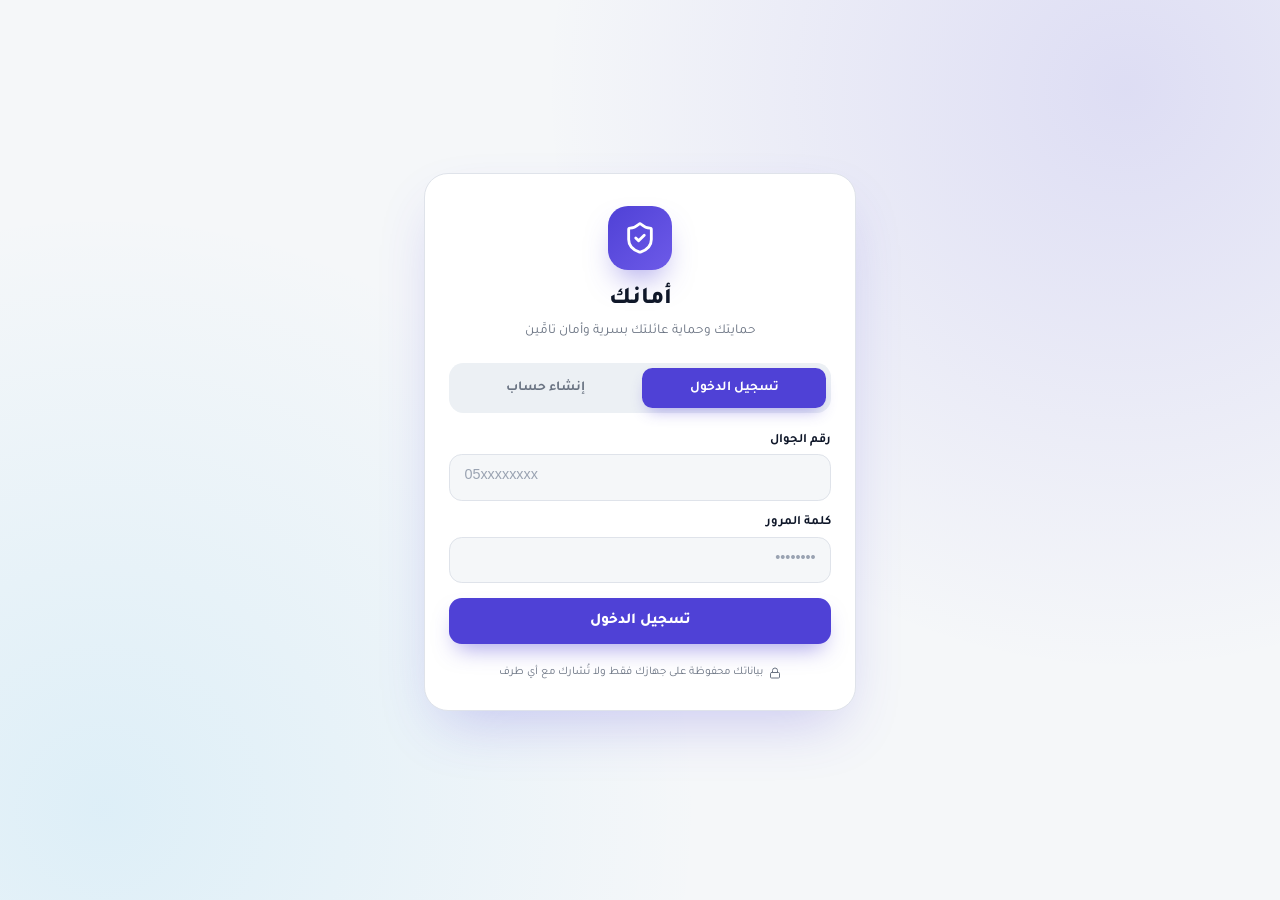
<file: index.html>
<!DOCTYPE html>
<html lang="ar" dir="rtl">
<head>
  <meta charset="UTF-8">
  <meta name="viewport" content="width=device-width, initial-scale=1.0">
  <title>أمانك</title>
  <meta name="description" content="أمانك — حمايتك وحماية عائلتك بسرية وأمان تامَّين">
  <!-- 🎨 أيقونة التبويب: حرف (أ) — يمكن استبدالها لاحقاً بأيقونة الشعار النهائي -->
  <link rel="icon" type="image/svg+xml" href="data:image/svg+xml,%3Csvg xmlns='http://www.w3.org/2000/svg' viewBox='0 0 64 64'%3E%3Crect width='64' height='64' rx='16' fill='%234F41D6'/%3E%3Ctext x='32' y='45' font-size='36' font-weight='bold' text-anchor='middle' fill='white' font-family='Tajawal, Arial, sans-serif'%3Eأ%3C/text%3E%3C/svg%3E">
  <link rel="stylesheet" href="css/style.css">
  <script>
    (function () {
      try {
        if (!localStorage.getItem('amanak_session')) { location.replace('login.html'); return; }
        if (!localStorage.getItem('amanak_linked')) { location.replace('link-device.html'); }
      } catch (e) { }
    })();
  </script>
</head>
<body>

<div class="page-wrap">
  <main class="page-content">

    <!-- ===== قسم البطل ===== -->
    <!-- ✔ حُذفت أيقونة الدرع بناءً على الملاحظات — يبقى اسم أمانك والنص بعده فقط -->
    <section class="hero">
      <div class="hero-inner" data-animate>
        <div class="user-chip" id="userChip" hidden>
          <span class="user-avatar" id="userAvatar">أ</span>
          <span class="user-welcome" id="welcomeName">مرحباً بك</span>
          <button class="btn-logout" id="logoutBtn" type="button" title="تسجيل الخروج">
            <svg xmlns="http://www.w3.org/2000/svg" width="12" height="12" viewBox="0 0 24 24" fill="none" stroke="currentColor" stroke-width="2" stroke-linecap="round" stroke-linejoin="round"><path d="M9 21H5a2 2 0 0 1-2-2V5a2 2 0 0 1 2-2h4"/><polyline points="16 17 21 12 16 7"/><line x1="21" x2="9" y1="12" y2="12"/></svg>
            خروج
          </button>
        </div>
                <h1 class="hero-title">أمانك</h1>
        <p class="hero-subtitle">حمايتك وحماية عائلتك بسرية وأمان تامَّين</p>
      </div>

      <!-- 🖼️ صورة توضيحية جاهزة (اختياري): احذف علامات التعليق التالية لعرض الصورة أسفل البطل -->
      <!--
      <div class="container" style="margin-top:1.5rem; text-align:center;">
        <img src="images/hero-shield.png" alt="حماية العائلة" style="max-width:280px; margin-inline:auto; border-radius:1.5rem;">
      </div>
      -->
    </section>

    <!-- ===== بطاقات الأقسام ===== -->
    <div class="container">
      <div class="home-cards">

        <div class="feature-grid">

        <a class="feature-card emerald" href="app-safety.html" data-animate>
          <div class="feature-card-inner">
            <div class="feature-icon">
              <svg xmlns="http://www.w3.org/2000/svg" width="28" height="28" viewBox="0 0 24 24" fill="none" stroke="currentColor" stroke-width="2" stroke-linecap="round" stroke-linejoin="round"><path d="M20 13c0 5-3.5 7.5-7.66 8.95a1 1 0 0 1-.67-.01C7.5 20.5 4 18 4 13V6a1 1 0 0 1 1-1c2 0 4.5-1.2 6.24-2.72a1.17 1.17 0 0 1 1.52 0C14.51 3.81 17 5 19 5a1 1 0 0 1 1 1z"/><path d="m9 12 2 2 4-4"/></svg>
            </div>
            <div class="feature-text">
              <h3 class="feature-title">التطبيقات الآمنة والخطرة</h3>
              <p class="feature-desc">اعرف التطبيقات المناسبة لطفلك</p>
            </div>
            <svg class="feature-arrow" xmlns="http://www.w3.org/2000/svg" width="20" height="20" viewBox="0 0 24 24" fill="none" stroke="currentColor" stroke-width="2" stroke-linecap="round" stroke-linejoin="round"><path d="M7 7h10v10"/><path d="M7 17 17 7"/></svg>
          </div>
        </a>

        <a class="feature-card primary" href="child-monitor.html" data-animate>
          <div class="feature-card-inner">
            <div class="feature-icon">
              <svg xmlns="http://www.w3.org/2000/svg" width="28" height="28" viewBox="0 0 24 24" fill="none" stroke="currentColor" stroke-width="2" stroke-linecap="round" stroke-linejoin="round"><path d="M9 12h.01"/><path d="M15 12h.01"/><path d="M10 16c.5.3 1.2.5 2 .5s1.5-.2 2-.5"/><path d="M19 6.3a9 9 0 0 1 1.8 3.9 2 2 0 0 1 0 3.6 9 9 0 0 1-17.6 0 2 2 0 0 1 0-3.6A9 9 0 0 1 12 3c2 0 3.5 1.1 3.5 2.5s-.9 2.5-2 2.5c-.8 0-1.5-.4-1.5-1"/></svg>
            </div>
            <div class="feature-text">
              <h3 class="feature-title">حماية طفلك</h3>
              <p class="feature-desc">راقب نشاط جهاز طفلك واحصل على تنبيهات</p>
            </div>
            <svg class="feature-arrow" xmlns="http://www.w3.org/2000/svg" width="20" height="20" viewBox="0 0 24 24" fill="none" stroke="currentColor" stroke-width="2" stroke-linecap="round" stroke-linejoin="round"><path d="M7 7h10v10"/><path d="M7 17 17 7"/></svg>
          </div>
        </a>

        <a class="feature-card accent" href="camera.html" data-animate>
          <div class="feature-card-inner">
            <div class="feature-icon">
              <svg xmlns="http://www.w3.org/2000/svg" width="28" height="28" viewBox="0 0 24 24" fill="none" stroke="currentColor" stroke-width="2" stroke-linecap="round" stroke-linejoin="round"><path d="M14.5 4h-5L7 7H4a2 2 0 0 0-2 2v9a2 2 0 0 0 2 2h16a2 2 0 0 0 2-2V9a2 2 0 0 0-2-2h-3l-2.5-3z"/><circle cx="12" cy="13" r="3"/></svg>
            </div>
            <div class="feature-text">
              <h3 class="feature-title">كاميرا المراقبة</h3>
              <p class="feature-desc">راقب منزلك وتحدث مع أطفالك عن بعد</p>
            </div>
            <svg class="feature-arrow" xmlns="http://www.w3.org/2000/svg" width="20" height="20" viewBox="0 0 24 24" fill="none" stroke="currentColor" stroke-width="2" stroke-linecap="round" stroke-linejoin="round"><path d="M7 7h10v10"/><path d="M7 17 17 7"/></svg>
          </div>
        </a>

        <!-- 🖼️ صورة توضيحية جاهزة للأقسام (اختياري): احذف علامات التعليق لعرضها -->

        <!-- ===== بطاقة سجل المهام ===== -->

        <!-- ✔️ حُذف قسم باركود فيديو الشرح بناءً على الملاحظة — الباركود يُدرَج في ملف المشروع فقط ولا يُعرض في الموقع -->

        <!-- ===== فيديو شرح البرنامج — مدمج في الموقع (بدون باركود) ===== -->
        </div><!-- /feature-grid -->

        <section class="video-card" data-animate>
          <div class="video-head">
            <div class="video-head-icon">
              <svg xmlns="http://www.w3.org/2000/svg" width="22" height="22" viewBox="0 0 24 24" fill="none" stroke="currentColor" stroke-width="2" stroke-linecap="round" stroke-linejoin="round"><path d="m22 8-6 4 6 4V8Z"/><rect width="14" height="12" x="2" y="6" rx="2"/></svg>
            </div>
            <div>
              <h3 class="link-card-title">فيديو شرح البرنامج</h3>
              <p class="link-card-sub">الفيديو التعريفي الرسمي بتطبيق أمانك — يُشاهد مباشرة من هنا</p>
            </div>
            <span class="badge emerald">الفيديو الرسمي</span>
          </div>

          <div class="video-stage">
            <video controls playsinline preload="none" poster="images/video-poster.png">
              <source src="media/amanak-intro-1080p.mp4" type="video/mp4">
              متصفحك لا يدعم تشغيل الفيديو.
            </video>
          </div>

          <p class="video-home-note">مدة الفيديو دقيقة وثمان ثوانٍ — الفيديو التعريفي الرسمي لتطبيق أمانك.</p>
        </section>


        <!-- ===== بطاقة الخصوصية ===== -->
        <div class="privacy-card" data-animate>
          <div class="privacy-icon">
            <svg xmlns="http://www.w3.org/2000/svg" width="16" height="16" viewBox="0 0 24 24" fill="none" stroke="currentColor" stroke-width="2" stroke-linecap="round" stroke-linejoin="round"><rect width="18" height="11" x="3" y="11" rx="2" ry="2"/><path d="M7 11V7a5 5 0 0 1 10 0v4"/></svg>
          </div>
          <div>
            <h4 class="privacy-title">تشفير وسرية تامة</h4>
            <p class="privacy-text">جميع بياناتك ومحادثاتك محمية بتشفير كامل من الطرف إلى الطرف.</p>
          </div>
        </div>

      </div>
    </div>

  </main>

  <!-- ===== شريط التنقل السفلي ===== -->
  <nav class="bottom-nav" aria-label="التنقل الرئيسي">
    <div class="bottom-nav-inner">
      <div class="nav-pill">
        <div class="nav-items">
          <a class="nav-item active" href="index.html" aria-current="page">
            <span class="nav-icon">
              <svg xmlns="http://www.w3.org/2000/svg" width="20" height="20" viewBox="0 0 24 24" fill="none" stroke="currentColor" stroke-width="1.8" stroke-linecap="round" stroke-linejoin="round"><path d="M20 13c0 5-3.5 7.5-7.66 8.95a1 1 0 0 1-.67-.01C7.5 20.5 4 18 4 13V6a1 1 0 0 1 1-1c2 0 4.5-1.2 6.24-2.72a1.17 1.17 0 0 1 1.52 0C14.51 3.81 17 5 19 5a1 1 0 0 1 1 1z"/></svg>
            </span>
            <span class="nav-label">الرئيسية</span>
          </a>
          <a class="nav-item" href="app-safety.html">
            <span class="nav-icon">
              <svg xmlns="http://www.w3.org/2000/svg" width="20" height="20" viewBox="0 0 24 24" fill="none" stroke="currentColor" stroke-width="1.8" stroke-linecap="round" stroke-linejoin="round"><path d="M20 13c0 5-3.5 7.5-7.66 8.95a1 1 0 0 1-.67-.01C7.5 20.5 4 18 4 13V6a1 1 0 0 1 1-1c2 0 4.5-1.2 6.24-2.72a1.17 1.17 0 0 1 1.52 0C14.51 3.81 17 5 19 5a1 1 0 0 1 1 1z"/><path d="m9 12 2 2 4-4"/></svg>
            </span>
            <span class="nav-label">التطبيقات</span>
          </a>
          <a class="nav-item" href="child-monitor.html">
            <span class="nav-icon">
              <svg xmlns="http://www.w3.org/2000/svg" width="20" height="20" viewBox="0 0 24 24" fill="none" stroke="currentColor" stroke-width="1.8" stroke-linecap="round" stroke-linejoin="round"><path d="M9 12h.01"/><path d="M15 12h.01"/><path d="M10 16c.5.3 1.2.5 2 .5s1.5-.2 2-.5"/><path d="M19 6.3a9 9 0 0 1 1.8 3.9 2 2 0 0 1 0 3.6 9 9 0 0 1-17.6 0 2 2 0 0 1 0-3.6A9 9 0 0 1 12 3c2 0 3.5 1.1 3.5 2.5s-.9 2.5-2 2.5c-.8 0-1.5-.4-1.5-1"/></svg>
            </span>
            <span class="nav-label">طفلك</span>
          </a>
          <a class="nav-item" href="camera.html">
            <span class="nav-icon">
              <svg xmlns="http://www.w3.org/2000/svg" width="20" height="20" viewBox="0 0 24 24" fill="none" stroke="currentColor" stroke-width="1.8" stroke-linecap="round" stroke-linejoin="round"><path d="M14.5 4h-5L7 7H4a2 2 0 0 0-2 2v9a2 2 0 0 0 2 2h16a2 2 0 0 0 2-2V9a2 2 0 0 0-2-2h-3l-2.5-3z"/><circle cx="12" cy="13" r="3"/></svg>
            </span>
            <span class="nav-label">الكاميرا</span>
          </a>
          <a class="nav-item" href="contact.html">
            <span class="nav-icon">
              <svg xmlns="http://www.w3.org/2000/svg" width="20" height="20" viewBox="0 0 24 24" fill="none" stroke="currentColor" stroke-width="1.8" stroke-linecap="round" stroke-linejoin="round"><path d="M7.9 20A9 9 0 1 0 4 16.1L2 22Z"/><path d="M8 12h.01"/><path d="M12 12h.01"/><path d="M16 12h.01"/></svg>
            </span>
            <span class="nav-label">تواصل</span>
          </a>
        </div>
      </div>
    </div>
  </nav>
</div>

<script src="js/main.js"></script>
</body>
</html>
</file>
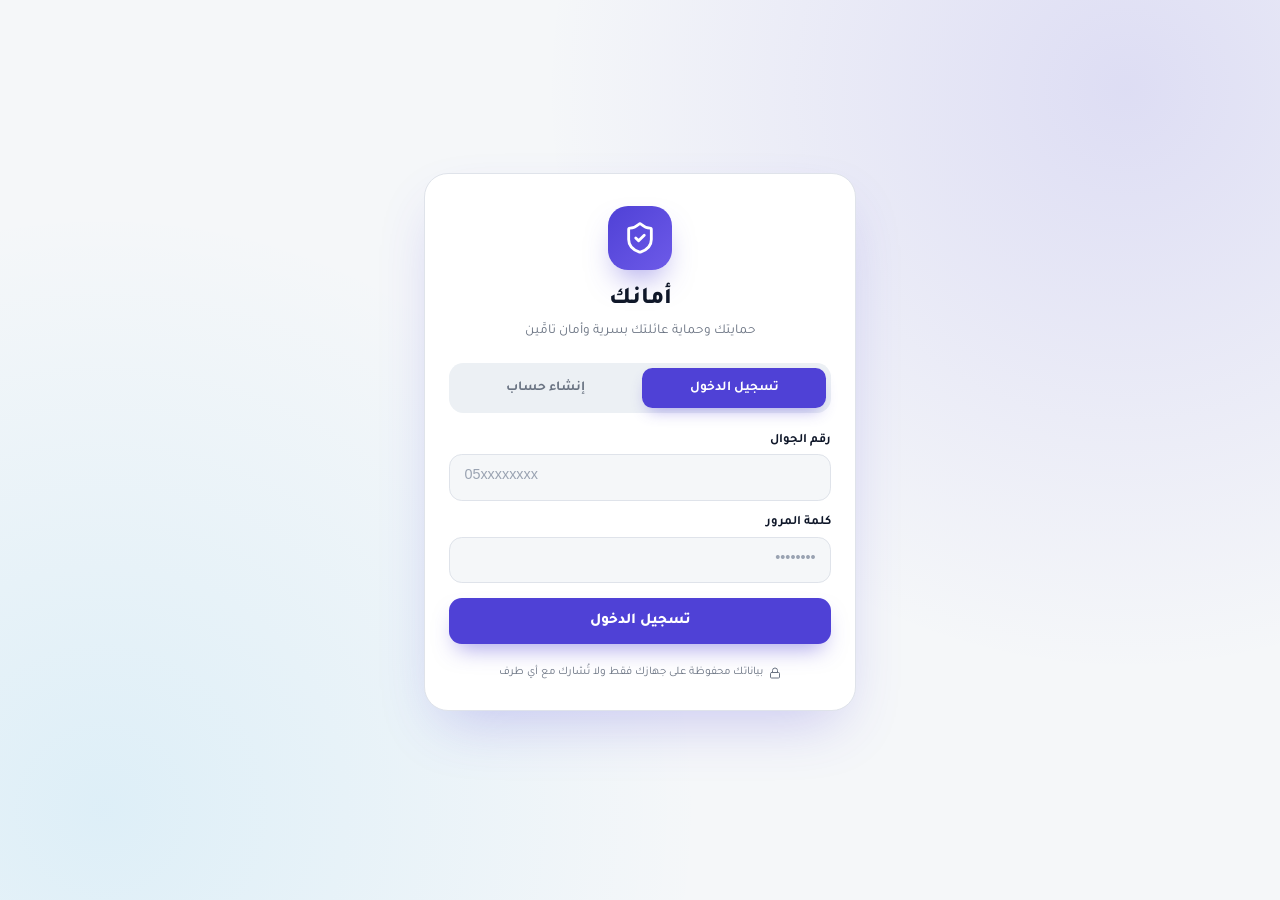
<file: app-safety.html>
<!DOCTYPE html>
<html lang="ar" dir="rtl">
<head>
  <meta charset="UTF-8">
  <meta name="viewport" content="width=device-width, initial-scale=1.0">
  <title>التطبيقات الآمنة والخطرة | أمانك</title>
  <meta name="description" content="دليلك لمعرفة التطبيقات المناسبة لطفلك">
<!-- 🎨 أيقونة التبويب: حرف (أ) — يمكن استبدالها لاحقاً بأيقونة الشعار النهائي -->
  <link rel="icon" type="image/svg+xml" href="data:image/svg+xml,%3Csvg xmlns='http://www.w3.org/2000/svg' viewBox='0 0 64 64'%3E%3Crect width='64' height='64' rx='16' fill='%234F41D6'/%3E%3Ctext x='32' y='45' font-size='36' font-weight='bold' text-anchor='middle' fill='white' font-family='Tajawal, Arial, sans-serif'%3Eأ%3C/text%3E%3C/svg%3E">
  <link rel="stylesheet" href="css/style.css">
  <script>
    /* حماية الصفحات: تتطلب تسجيل الدخول وربط الأجهزة */
    (function () {
      try {
        if (!localStorage.getItem('amanak_session')) { location.replace('login.html'); return; }
        if (!localStorage.getItem('amanak_linked')) { location.replace('link-device.html'); }
      } catch (e) { }
    })();
  </script>
</head>
<body>

<div class="page-wrap">
  <main class="page-content">

    <!-- ===== الترويسة ===== -->
    <div class="page-header primary-grad">
      <div class="container">
        <a class="back-link" href="index.html">
          <svg xmlns="http://www.w3.org/2000/svg" width="16" height="16" viewBox="0 0 24 24" fill="none" stroke="currentColor" stroke-width="2" stroke-linecap="round" stroke-linejoin="round"><path d="M5 12h14"/><path d="m12 5 7 7-7 7"/></svg>
          الرئيسية
        </a>
        <div data-animate>
          <h1 class="page-title">التطبيقات الآمنة والخطرة</h1>
          <p class="page-subtitle">دليلك لمعرفة التطبيقات المناسبة لطفلك</p>
        </div>
      </div>
    </div>

    <div class="container" style="display:flex; flex-direction:column; gap:1rem; padding-bottom:2rem;">

      <!-- ===== البحث والفلاتر ===== -->
      <div class="search-wrap">
        <span class="search-icon">
          <svg xmlns="http://www.w3.org/2000/svg" width="16" height="16" viewBox="0 0 24 24" fill="none" stroke="currentColor" stroke-width="2" stroke-linecap="round" stroke-linejoin="round"><circle cx="11" cy="11" r="8"/><path d="m21 21-4.3-4.3"/></svg>
        </span>
        <input type="text" id="appSearch" class="search-input" placeholder="ابحث عن تطبيق..." aria-label="ابحث عن تطبيق">
      </div>

      <div class="filter-row">
        <button class="filter-btn active" data-filter="all">الكل</button>
        <button class="filter-btn" data-filter="safe">آمنة</button>
        <button class="filter-btn" data-filter="danger">خطرة</button>
      </div>

      <!-- 🖼️ صورة توضيحية جاهزة (اختياري): احذف علامات التعليق لعرضها فوق القوائم -->
      <!--
      <div style="border-radius:1rem; overflow:hidden; border:1px solid var(--border);">
        <img src="images/apps-illustration.png" alt="التطبيقات الآمنة والخطرة">
      </div>
      -->

      <!-- ===== التطبيقات الآمنة ===== -->
      <section class="section-row" id="safeSection">
        <div class="section-heading">
          <svg xmlns="http://www.w3.org/2000/svg" width="16" height="16" viewBox="0 0 24 24" fill="none" stroke="#10B981" stroke-width="2" stroke-linecap="round" stroke-linejoin="round"><path d="M20 13c0 5-3.5 7.5-7.66 8.95a1 1 0 0 1-.67-.01C7.5 20.5 4 18 4 13V6a1 1 0 0 1 1-1c2 0 4.5-1.2 6.24-2.72a1.17 1.17 0 0 1 1.52 0C14.51 3.81 17 5 19 5a1 1 0 0 1 1 1z"/><path d="m9 12 2 2 4-4"/></svg>
          <h2>تطبيقات آمنة (<span id="safeCount">6</span>)</h2>
        </div>
        <div class="app-list">

          <div class="app-card safe" data-app="يوتيوب كيدز youtube kids" data-type="safe">
            <div class="app-emoji">📺</div>
            <div class="app-info">
              <div class="app-name-row">
                <span class="app-name">يوتيوب كيدز</span>
                <span class="app-category">ترفيه</span>
              </div>
              <p class="app-desc">محتوى مراقب ومخصص للأطفال</p>
            </div>
            <span class="app-status safe">
              <svg xmlns="http://www.w3.org/2000/svg" width="16" height="16" viewBox="0 0 24 24" fill="none" stroke="currentColor" stroke-width="2" stroke-linecap="round" stroke-linejoin="round"><path d="M20 13c0 5-3.5 7.5-7.66 8.95a1 1 0 0 1-.67-.01C7.5 20.5 4 18 4 13V6a1 1 0 0 1 1-1c2 0 4.5-1.2 6.24-2.72a1.17 1.17 0 0 1 1.52 0C14.51 3.81 17 5 19 5a1 1 0 0 1 1 1z"/><path d="m9 12 2 2 4-4"/></svg>
            </span>
          </div>

          <div class="app-card safe" data-app="خان أكاديمي كيدز khan academy kids" data-type="safe">
            <div class="app-emoji">📚</div>
            <div class="app-info">
              <div class="app-name-row">
                <span class="app-name">خان أكاديمي كيدز</span>
                <span class="app-category">تعليم</span>
              </div>
              <p class="app-desc">تعليم تفاعلي آمن بدون إعلانات</p>
            </div>
            <span class="app-status safe">
              <svg xmlns="http://www.w3.org/2000/svg" width="16" height="16" viewBox="0 0 24 24" fill="none" stroke="currentColor" stroke-width="2" stroke-linecap="round" stroke-linejoin="round"><path d="M20 13c0 5-3.5 7.5-7.66 8.95a1 1 0 0 1-.67-.01C7.5 20.5 4 18 4 13V6a1 1 0 0 1 1-1c2 0 4.5-1.2 6.24-2.72a1.17 1.17 0 0 1 1.52 0C14.51 3.81 17 5 19 5a1 1 0 0 1 1 1z"/><path d="m9 12 2 2 4-4"/></svg>
            </span>
          </div>

          <div class="app-card safe" data-app="دوولينغو duolingo" data-type="safe">
            <div class="app-emoji">🦉</div>
            <div class="app-info">
              <div class="app-name-row">
                <span class="app-name">دوولينغو</span>
                <span class="app-category">تعليم</span>
              </div>
              <p class="app-desc">تعلم لغات بطريقة ممتعة وآمنة</p>
            </div>
            <span class="app-status safe">
              <svg xmlns="http://www.w3.org/2000/svg" width="16" height="16" viewBox="0 0 24 24" fill="none" stroke="currentColor" stroke-width="2" stroke-linecap="round" stroke-linejoin="round"><path d="M20 13c0 5-3.5 7.5-7.66 8.95a1 1 0 0 1-.67-.01C7.5 20.5 4 18 4 13V6a1 1 0 0 1 1-1c2 0 4.5-1.2 6.24-2.72a1.17 1.17 0 0 1 1.52 0C14.51 3.81 17 5 19 5a1 1 0 0 1 1 1z"/><path d="m9 12 2 2 4-4"/></svg>
            </span>
          </div>

          <div class="app-card safe" data-app="ماين كرافت للتعليم minecraft education" data-type="safe">
            <div class="app-emoji">🧱</div>
            <div class="app-info">
              <div class="app-name-row">
                <span class="app-name">ماين كرافت للتعليم</span>
                <span class="app-category">تعليم</span>
              </div>
              <p class="app-desc">إبداع وبناء في بيئة آمنة</p>
            </div>
            <span class="app-status safe">
              <svg xmlns="http://www.w3.org/2000/svg" width="16" height="16" viewBox="0 0 24 24" fill="none" stroke="currentColor" stroke-width="2" stroke-linecap="round" stroke-linejoin="round"><path d="M20 13c0 5-3.5 7.5-7.66 8.95a1 1 0 0 1-.67-.01C7.5 20.5 4 18 4 13V6a1 1 0 0 1 1-1c2 0 4.5-1.2 6.24-2.72a1.17 1.17 0 0 1 1.52 0C14.51 3.81 17 5 19 5a1 1 0 0 1 1 1z"/><path d="m9 12 2 2 4-4"/></svg>
            </span>
          </div>

          <div class="app-card safe" data-app="توبي tobi" data-type="safe">
            <div class="app-emoji">📖</div>
            <div class="app-info">
              <div class="app-name-row">
                <span class="app-name">توبي</span>
                <span class="app-category">قراءة</span>
              </div>
              <p class="app-desc">قصص وكتب مناسبة للأطفال</p>
            </div>
            <span class="app-status safe">
              <svg xmlns="http://www.w3.org/2000/svg" width="16" height="16" viewBox="0 0 24 24" fill="none" stroke="currentColor" stroke-width="2" stroke-linecap="round" stroke-linejoin="round"><path d="M20 13c0 5-3.5 7.5-7.66 8.95a1 1 0 0 1-.67-.01C7.5 20.5 4 18 4 13V6a1 1 0 0 1 1-1c2 0 4.5-1.2 6.24-2.72a1.17 1.17 0 0 1 1.52 0C14.51 3.81 17 5 19 5a1 1 0 0 1 1 1z"/><path d="m9 12 2 2 4-4"/></svg>
            </span>
          </div>

          <div class="app-card safe" data-app="كودي kodi" data-type="safe">
            <div class="app-emoji">💻</div>
            <div class="app-info">
              <div class="app-name-row">
                <span class="app-name">كودي</span>
                <span class="app-category">تعليم</span>
              </div>
              <p class="app-desc">تعليم البرمجة للأطفال بأسلوب مبسط</p>
            </div>
            <span class="app-status safe">
              <svg xmlns="http://www.w3.org/2000/svg" width="16" height="16" viewBox="0 0 24 24" fill="none" stroke="currentColor" stroke-width="2" stroke-linecap="round" stroke-linejoin="round"><path d="M20 13c0 5-3.5 7.5-7.66 8.95a1 1 0 0 1-.67-.01C7.5 20.5 4 18 4 13V6a1 1 0 0 1 1-1c2 0 4.5-1.2 6.24-2.72a1.17 1.17 0 0 1 1.52 0C14.51 3.81 17 5 19 5a1 1 0 0 1 1 1z"/><path d="m9 12 2 2 4-4"/></svg>
            </span>
          </div>

        </div>
      </section>

      <!-- ===== التطبيقات الخطرة ===== -->
      <section class="section-row" id="dangerSection">
        <div class="section-heading">
          <svg xmlns="http://www.w3.org/2000/svg" width="16" height="16" viewBox="0 0 24 24" fill="none" stroke="#EF4444" stroke-width="2" stroke-linecap="round" stroke-linejoin="round"><path d="M20 13c0 5-3.5 7.5-7.66 8.95a1 1 0 0 1-.67-.01C7.5 20.5 4 18 4 13V6a1 1 0 0 1 1-1c2 0 4.5-1.2 6.24-2.72a1.17 1.17 0 0 1 1.52 0C14.51 3.81 17 5 19 5a1 1 0 0 1 1 1z"/><path d="m14.5 9.5-5 5"/><path d="m9.5 9.5 5 5"/></svg>
          <h2>تطبيقات خطرة (<span id="dangerCount">6</span>)</h2>
        </div>
        <div class="app-list">

          <div class="app-card danger" data-app="تيك توك tiktok" data-type="danger">
            <div class="app-emoji">🎵</div>
            <div class="app-info">
              <div class="app-name-row">
                <span class="app-name">تيك توك</span>
                <span class="app-category">تواصل</span>
              </div>
              <p class="app-desc">محتوى غير مراقب وتواصل مع غرباء</p>
            </div>
            <span class="app-status danger">
              <svg xmlns="http://www.w3.org/2000/svg" width="16" height="16" viewBox="0 0 24 24" fill="none" stroke="currentColor" stroke-width="2" stroke-linecap="round" stroke-linejoin="round"><path d="M20 13c0 5-3.5 7.5-7.66 8.95a1 1 0 0 1-.67-.01C7.5 20.5 4 18 4 13V6a1 1 0 0 1 1-1c2 0 4.5-1.2 6.24-2.72a1.17 1.17 0 0 1 1.52 0C14.51 3.81 17 5 19 5a1 1 0 0 1 1 1z"/><path d="m14.5 9.5-5 5"/><path d="m9.5 9.5 5 5"/></svg>
            </span>
          </div>

          <div class="app-card danger" data-app="سناب شات snapchat" data-type="danger">
            <div class="app-emoji">👻</div>
            <div class="app-info">
              <div class="app-name-row">
                <span class="app-name">سناب شات</span>
                <span class="app-category">تواصل</span>
              </div>
              <p class="app-desc">رسائل تختفي تُشجع على مشاركة محتوى غير لائق</p>
            </div>
            <span class="app-status danger">
              <svg xmlns="http://www.w3.org/2000/svg" width="16" height="16" viewBox="0 0 24 24" fill="none" stroke="currentColor" stroke-width="2" stroke-linecap="round" stroke-linejoin="round"><path d="M20 13c0 5-3.5 7.5-7.66 8.95a1 1 0 0 1-.67-.01C7.5 20.5 4 18 4 13V6a1 1 0 0 1 1-1c2 0 4.5-1.2 6.24-2.72a1.17 1.17 0 0 1 1.52 0C14.51 3.81 17 5 19 5a1 1 0 0 1 1 1z"/><path d="m14.5 9.5-5 5"/><path d="m9.5 9.5 5 5"/></svg>
            </span>
          </div>

          <div class="app-card danger" data-app="ديسكورد discord" data-type="danger">
            <div class="app-emoji">🎮</div>
            <div class="app-info">
              <div class="app-name-row">
                <span class="app-name">ديسكورد</span>
                <span class="app-category">تواصل</span>
              </div>
              <p class="app-desc">غرف خاصة ومجتمعات غير مراقبة</p>
            </div>
            <span class="app-status danger">
              <svg xmlns="http://www.w3.org/2000/svg" width="16" height="16" viewBox="0 0 24 24" fill="none" stroke="currentColor" stroke-width="2" stroke-linecap="round" stroke-linejoin="round"><path d="M20 13c0 5-3.5 7.5-7.66 8.95a1 1 0 0 1-.67-.01C7.5 20.5 4 18 4 13V6a1 1 0 0 1 1-1c2 0 4.5-1.2 6.24-2.72a1.17 1.17 0 0 1 1.52 0C14.51 3.81 17 5 19 5a1 1 0 0 1 1 1z"/><path d="m14.5 9.5-5 5"/><path d="m9.5 9.5 5 5"/></svg>
            </span>
          </div>

          <div class="app-card danger" data-app="روبلوكس roblox" data-type="danger">
            <div class="app-emoji">🕹️</div>
            <div class="app-info">
              <div class="app-name-row">
                <span class="app-name">روبلوكس</span>
                <span class="app-category">ألعاب</span>
              </div>
              <p class="app-desc">تواصل مع غرباء وإنفاق مالي</p>
            </div>
            <span class="app-status danger">
              <svg xmlns="http://www.w3.org/2000/svg" width="16" height="16" viewBox="0 0 24 24" fill="none" stroke="currentColor" stroke-width="2" stroke-linecap="round" stroke-linejoin="round"><path d="M20 13c0 5-3.5 7.5-7.66 8.95a1 1 0 0 1-.67-.01C7.5 20.5 4 18 4 13V6a1 1 0 0 1 1-1c2 0 4.5-1.2 6.24-2.72a1.17 1.17 0 0 1 1.52 0C14.51 3.81 17 5 19 5a1 1 0 0 1 1 1z"/><path d="m14.5 9.5-5 5"/><path d="m9.5 9.5 5 5"/></svg>
            </span>
          </div>

          <div class="app-card danger" data-app="واتساب whatsapp" data-type="danger">
            <div class="app-emoji">💬</div>
            <div class="app-info">
              <div class="app-name-row">
                <span class="app-name">واتساب</span>
                <span class="app-category">تواصل</span>
              </div>
              <p class="app-desc">تواصل مفتوح مع أي رقم هاتف</p>
            </div>
            <span class="app-status danger">
              <svg xmlns="http://www.w3.org/2000/svg" width="16" height="16" viewBox="0 0 24 24" fill="none" stroke="currentColor" stroke-width="2" stroke-linecap="round" stroke-linejoin="round"><path d="M20 13c0 5-3.5 7.5-7.66 8.95a1 1 0 0 1-.67-.01C7.5 20.5 4 18 4 13V6a1 1 0 0 1 1-1c2 0 4.5-1.2 6.24-2.72a1.17 1.17 0 0 1 1.52 0C14.51 3.81 17 5 19 5a1 1 0 0 1 1 1z"/><path d="m14.5 9.5-5 5"/><path d="m9.5 9.5 5 5"/></svg>
            </span>
          </div>

          <div class="app-card danger" data-app="إنستغرام instagram" data-type="danger">
            <div class="app-emoji">📷</div>
            <div class="app-info">
              <div class="app-name-row">
                <span class="app-name">إنستغرام</span>
                <span class="app-category">تواصل</span>
              </div>
              <p class="app-desc">محتوى غير مناسب وتواصل مع غرباء</p>
            </div>
            <span class="app-status danger">
              <svg xmlns="http://www.w3.org/2000/svg" width="16" height="16" viewBox="0 0 24 24" fill="none" stroke="currentColor" stroke-width="2" stroke-linecap="round" stroke-linejoin="round"><path d="M20 13c0 5-3.5 7.5-7.66 8.95a1 1 0 0 1-.67-.01C7.5 20.5 4 18 4 13V6a1 1 0 0 1 1-1c2 0 4.5-1.2 6.24-2.72a1.17 1.17 0 0 1 1.52 0C14.51 3.81 17 5 19 5a1 1 0 0 1 1 1z"/><path d="m14.5 9.5-5 5"/><path d="m9.5 9.5 5 5"/></svg>
            </span>
          </div>

        </div>
      </section>

    </div>
  </main>

  <!-- ===== شريط التنقل السفلي ===== -->
  <nav class="bottom-nav" aria-label="التنقل الرئيسي">
    <div class="bottom-nav-inner">
      <div class="nav-pill">
        <div class="nav-items">
          <a class="nav-item" href="index.html">
            <span class="nav-icon">
              <svg xmlns="http://www.w3.org/2000/svg" width="20" height="20" viewBox="0 0 24 24" fill="none" stroke="currentColor" stroke-width="1.8" stroke-linecap="round" stroke-linejoin="round"><path d="M20 13c0 5-3.5 7.5-7.66 8.95a1 1 0 0 1-.67-.01C7.5 20.5 4 18 4 13V6a1 1 0 0 1 1-1c2 0 4.5-1.2 6.24-2.72a1.17 1.17 0 0 1 1.52 0C14.51 3.81 17 5 19 5a1 1 0 0 1 1 1z"/></svg>
            </span>
            <span class="nav-label">الرئيسية</span>
          </a>
          <a class="nav-item active" href="app-safety.html" aria-current="page">
            <span class="nav-icon">
              <svg xmlns="http://www.w3.org/2000/svg" width="20" height="20" viewBox="0 0 24 24" fill="none" stroke="currentColor" stroke-width="1.8" stroke-linecap="round" stroke-linejoin="round"><path d="M20 13c0 5-3.5 7.5-7.66 8.95a1 1 0 0 1-.67-.01C7.5 20.5 4 18 4 13V6a1 1 0 0 1 1-1c2 0 4.5-1.2 6.24-2.72a1.17 1.17 0 0 1 1.52 0C14.51 3.81 17 5 19 5a1 1 0 0 1 1 1z"/><path d="m9 12 2 2 4-4"/></svg>
            </span>
            <span class="nav-label">التطبيقات</span>
          </a>
          <a class="nav-item" href="child-monitor.html">
            <span class="nav-icon">
              <svg xmlns="http://www.w3.org/2000/svg" width="20" height="20" viewBox="0 0 24 24" fill="none" stroke="currentColor" stroke-width="1.8" stroke-linecap="round" stroke-linejoin="round"><path d="M9 12h.01"/><path d="M15 12h.01"/><path d="M10 16c.5.3 1.2.5 2 .5s1.5-.2 2-.5"/><path d="M19 6.3a9 9 0 0 1 1.8 3.9 2 2 0 0 1 0 3.6 9 9 0 0 1-17.6 0 2 2 0 0 1 0-3.6A9 9 0 0 1 12 3c2 0 3.5 1.1 3.5 2.5s-.9 2.5-2 2.5c-.8 0-1.5-.4-1.5-1"/></svg>
            </span>
            <span class="nav-label">طفلك</span>
          </a>
          <a class="nav-item" href="camera.html">
            <span class="nav-icon">
              <svg xmlns="http://www.w3.org/2000/svg" width="20" height="20" viewBox="0 0 24 24" fill="none" stroke="currentColor" stroke-width="1.8" stroke-linecap="round" stroke-linejoin="round"><path d="M14.5 4h-5L7 7H4a2 2 0 0 0-2 2v9a2 2 0 0 0 2 2h16a2 2 0 0 0 2-2V9a2 2 0 0 0-2-2h-3l-2.5-3z"/><circle cx="12" cy="13" r="3"/></svg>
            </span>
            <span class="nav-label">الكاميرا</span>
          </a>
          <a class="nav-item" href="contact.html">
            <span class="nav-icon">
              <svg xmlns="http://www.w3.org/2000/svg" width="20" height="20" viewBox="0 0 24 24" fill="none" stroke="currentColor" stroke-width="1.8" stroke-linecap="round" stroke-linejoin="round"><path d="M7.9 20A9 9 0 1 0 4 16.1L2 22Z"/><path d="M8 12h.01"/><path d="M12 12h.01"/><path d="M16 12h.01"/></svg>
            </span>
            <span class="nav-label">تواصل</span>
          </a>
        </div>
      </div>
    </div>
  </nav>
</div>

<script src="js/main.js"></script>
</body>
</html>
</file>
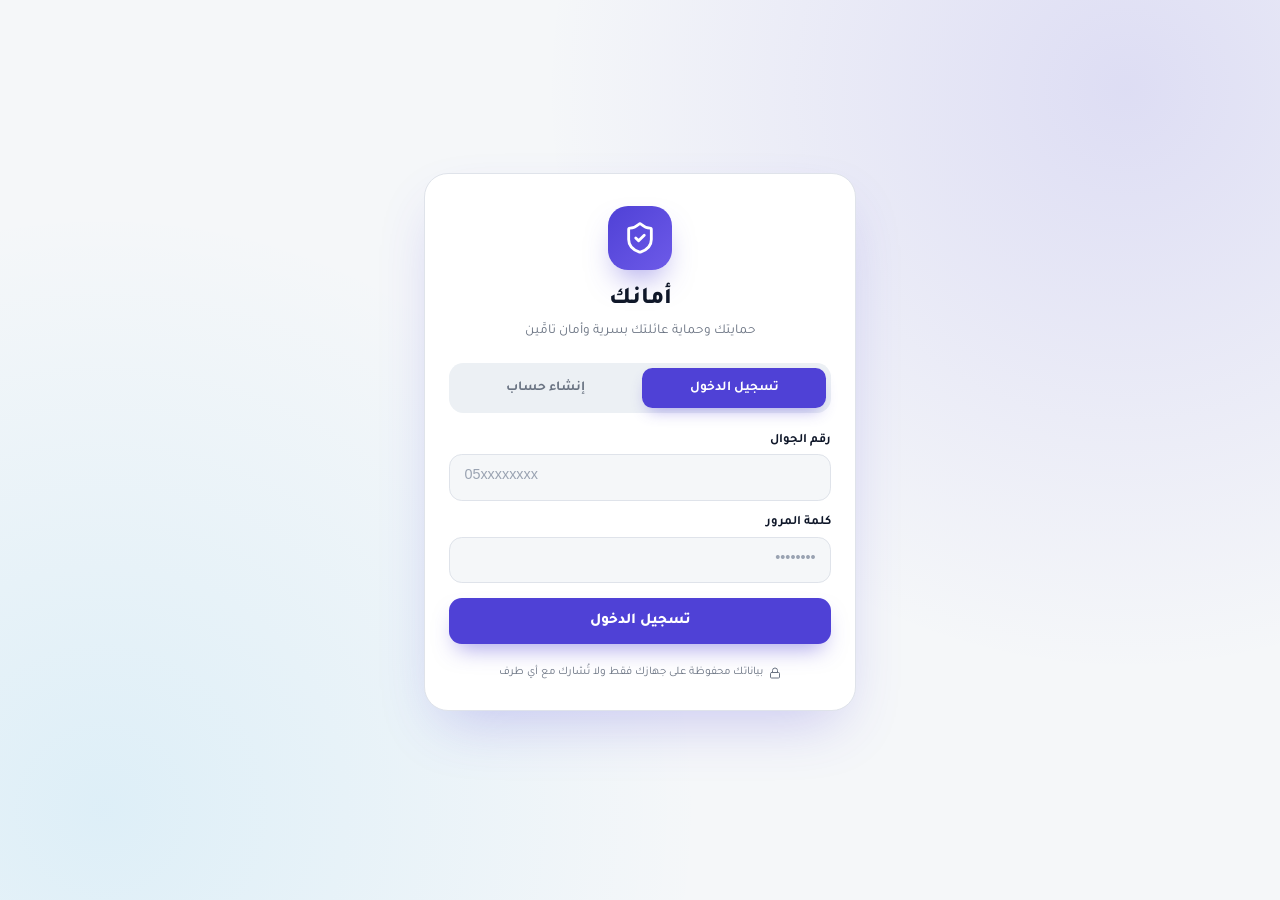
<file: camera.html>
<!DOCTYPE html>
<html lang="ar" dir="rtl">
<head>
  <meta charset="UTF-8">
  <meta name="viewport" content="width=device-width, initial-scale=1.0">
  <title>كاميرا المراقبة | أمانك</title>
  <meta name="description" content="راقب منزلك وتحدث مع أطفالك عن بعد">
<!-- 🎨 أيقونة التبويب: حرف (أ) — يمكن استبدالها لاحقاً بأيقونة الشعار النهائي -->
  <link rel="icon" type="image/svg+xml" href="data:image/svg+xml,%3Csvg xmlns='http://www.w3.org/2000/svg' viewBox='0 0 64 64'%3E%3Crect width='64' height='64' rx='16' fill='%234F41D6'/%3E%3Ctext x='32' y='45' font-size='36' font-weight='bold' text-anchor='middle' fill='white' font-family='Tajawal, Arial, sans-serif'%3Eأ%3C/text%3E%3C/svg%3E">
  <link rel="stylesheet" href="css/style.css">
  <script>
    /* حماية الصفحات: تتطلب تسجيل الدخول وربط الأجهزة */
    (function () {
      try {
        if (!localStorage.getItem('amanak_session')) { location.replace('login.html'); return; }
        if (!localStorage.getItem('amanak_linked')) { location.replace('link-device.html'); }
      } catch (e) { }
    })();
  </script>
</head>
<body>

<div class="page-wrap">
  <main class="page-content">

    <!-- ===== الترويسة ===== -->
    <div class="page-header accent-grad">
      <div class="container">
        <a class="back-link" href="index.html">
          <svg xmlns="http://www.w3.org/2000/svg" width="16" height="16" viewBox="0 0 24 24" fill="none" stroke="currentColor" stroke-width="2" stroke-linecap="round" stroke-linejoin="round"><path d="M5 12h14"/><path d="m12 5 7 7-7 7"/></svg>
          الرئيسية
        </a>
        <div data-animate>
          <h1 class="page-title">كاميرا المراقبة</h1>
          <p class="page-subtitle">راقب منزلك وتحدث مع أطفالك عن بعد</p>
        </div>
      </div>
    </div>

    <div class="container" style="display:flex; flex-direction:column; gap:1rem; padding-bottom:2rem;">

      <!-- 🖼️ صورة توضيحية جاهزة (اختياري): احذف علامات التعليق لعرضها -->
      <!--
      <div style="border-radius:1rem; overflow:hidden; border:1px solid var(--border);">
        <img src="images/camera-illustration.png" alt="كاميرا المراقبة">
      </div>
      -->

      <!-- ===== شاشة الكاميرا ===== -->
      <div class="camera-view" id="cameraView" data-animate>
        <div class="camera-placeholder">
          <svg xmlns="http://www.w3.org/2000/svg" width="64" height="64" viewBox="0 0 24 24" fill="none" stroke="currentColor" stroke-width="2" stroke-linecap="round" stroke-linejoin="round"><path d="M14.5 4h-5L7 7H4a2 2 0 0 0-2 2v9a2 2 0 0 0 2 2h16a2 2 0 0 0 2-2V9a2 2 0 0 0-2-2h-3l-2.5-3z"/><circle cx="12" cy="13" r="3"/></svg>
          <p>الكاميرا غير مفعلة</p>
        </div>
        <div class="camera-live" aria-hidden="true">
          <div class="live-simulation">
            <span class="live-badge"><span class="dot"></span> بث مباشر</span>
            <span class="live-time" id="liveTime">● 00:00</span>
          </div>
        </div>
      </div>

      <!-- ===== أزرار التحكم ===== -->
      <div class="camera-controls">
        <div class="controls-row">
          <button class="ctrl-btn main" id="cameraBtn" aria-label="تشغيل الكاميرا">
            <svg xmlns="http://www.w3.org/2000/svg" width="24" height="24" viewBox="0 0 24 24" fill="none" stroke="currentColor" stroke-width="2" stroke-linecap="round" stroke-linejoin="round"><path d="M14.5 4h-5L7 7H4a2 2 0 0 0-2 2v9a2 2 0 0 0 2 2h16a2 2 0 0 0 2-2V9a2 2 0 0 0-2-2h-3l-2.5-3z"/><circle cx="12" cy="13" r="3"/></svg>
          </button>
          <button class="ctrl-btn sec" id="micBtn" disabled aria-label="المايك">
            <svg xmlns="http://www.w3.org/2000/svg" width="20" height="20" viewBox="0 0 24 24" fill="none" stroke="currentColor" stroke-width="2" stroke-linecap="round" stroke-linejoin="round"><line x1="2" x2="22" y1="2" y2="22"/><path d="M18.89 13.23A7.12 7.12 0 0 0 19 12v-2"/><path d="M5 10v2a7 7 0 0 0 12 5"/><path d="M15 9.34V5a3 3 0 0 0-5.68-1.33"/><path d="M9 9v3a3 3 0 0 0 5.12 2.12"/><line x1="12" x2="12" y1="19" y2="22"/></svg>
          </button>
          <button class="ctrl-btn sec" id="volBtn" disabled aria-label="الصوت">
            <svg xmlns="http://www.w3.org/2000/svg" width="20" height="20" viewBox="0 0 24 24" fill="none" stroke="currentColor" stroke-width="2" stroke-linecap="round" stroke-linejoin="round"><path d="M11 4.702a.705.705 0 0 0-1.203-.498L6.413 7.587A1.4 1.4 0 0 1 5.416 8H3a1 1 0 0 0-1 1v6a1 1 0 0 0 1 1h2.416a1.4 1.4 0 0 1 .997.413l3.383 3.384A.705.705 0 0 0 11 19.298z"/><path d="M16 9a5 5 0 0 1 0 6"/><path d="M19.364 18.364a9 9 0 0 0 0-12.728"/></svg>
          </button>
        </div>
        <div class="controls-labels">
          <span id="camLabel">تشغيل</span>
          <span>المايك</span>
          <span>الصوت</span>
        </div>
      </div>

      <!-- ===== كيفية الاستخدام ===== -->
      <div class="howto-card">
        <h3 class="howto-title">كيفية الاستخدام</h3>
        <div class="howto-list">
          <div class="howto-item">
            <div class="howto-num"><span>1</span></div>
            <p class="howto-text">اضغط على زر الكاميرا لتشغيل البث المباشر</p>
          </div>
          <div class="howto-item">
            <div class="howto-num"><span>2</span></div>
            <p class="howto-text">فعّل المايك للتحدث مع من في المنزل</p>
          </div>
          <div class="howto-item">
            <div class="howto-num"><span>3</span></div>
            <p class="howto-text">يمكنك الخروج من التطبيق والكاميرا تظل تعمل</p>
          </div>
          <div class="howto-item">
            <div class="howto-num"><span>4</span></div>
            <p class="howto-text">اضغط على أيقونة التكبير لعرض الكاميرا بالكامل</p>
          </div>
        </div>
      </div>

    </div>
  </main>

  <!-- ===== شريط التنقل السفلي ===== -->
  <nav class="bottom-nav" aria-label="التنقل الرئيسي">
    <div class="bottom-nav-inner">
      <div class="nav-pill">
        <div class="nav-items">
          <a class="nav-item" href="index.html">
            <span class="nav-icon">
              <svg xmlns="http://www.w3.org/2000/svg" width="20" height="20" viewBox="0 0 24 24" fill="none" stroke="currentColor" stroke-width="1.8" stroke-linecap="round" stroke-linejoin="round"><path d="M20 13c0 5-3.5 7.5-7.66 8.95a1 1 0 0 1-.67-.01C7.5 20.5 4 18 4 13V6a1 1 0 0 1 1-1c2 0 4.5-1.2 6.24-2.72a1.17 1.17 0 0 1 1.52 0C14.51 3.81 17 5 19 5a1 1 0 0 1 1 1z"/></svg>
            </span>
            <span class="nav-label">الرئيسية</span>
          </a>
          <a class="nav-item" href="app-safety.html">
            <span class="nav-icon">
              <svg xmlns="http://www.w3.org/2000/svg" width="20" height="20" viewBox="0 0 24 24" fill="none" stroke="currentColor" stroke-width="1.8" stroke-linecap="round" stroke-linejoin="round"><path d="M20 13c0 5-3.5 7.5-7.66 8.95a1 1 0 0 1-.67-.01C7.5 20.5 4 18 4 13V6a1 1 0 0 1 1-1c2 0 4.5-1.2 6.24-2.72a1.17 1.17 0 0 1 1.52 0C14.51 3.81 17 5 19 5a1 1 0 0 1 1 1z"/><path d="m9 12 2 2 4-4"/></svg>
            </span>
            <span class="nav-label">التطبيقات</span>
          </a>
          <a class="nav-item" href="child-monitor.html">
            <span class="nav-icon">
              <svg xmlns="http://www.w3.org/2000/svg" width="20" height="20" viewBox="0 0 24 24" fill="none" stroke="currentColor" stroke-width="1.8" stroke-linecap="round" stroke-linejoin="round"><path d="M9 12h.01"/><path d="M15 12h.01"/><path d="M10 16c.5.3 1.2.5 2 .5s1.5-.2 2-.5"/><path d="M19 6.3a9 9 0 0 1 1.8 3.9 2 2 0 0 1 0 3.6 9 9 0 0 1-17.6 0 2 2 0 0 1 0-3.6A9 9 0 0 1 12 3c2 0 3.5 1.1 3.5 2.5s-.9 2.5-2 2.5c-.8 0-1.5-.4-1.5-1"/></svg>
            </span>
            <span class="nav-label">طفلك</span>
          </a>
          <a class="nav-item active" href="camera.html" aria-current="page">
            <span class="nav-icon">
              <svg xmlns="http://www.w3.org/2000/svg" width="20" height="20" viewBox="0 0 24 24" fill="none" stroke="currentColor" stroke-width="1.8" stroke-linecap="round" stroke-linejoin="round"><path d="M14.5 4h-5L7 7H4a2 2 0 0 0-2 2v9a2 2 0 0 0 2 2h16a2 2 0 0 0 2-2V9a2 2 0 0 0-2-2h-3l-2.5-3z"/><circle cx="12" cy="13" r="3"/></svg>
            </span>
            <span class="nav-label">الكاميرا</span>
          </a>
          <a class="nav-item" href="contact.html">
            <span class="nav-icon">
              <svg xmlns="http://www.w3.org/2000/svg" width="20" height="20" viewBox="0 0 24 24" fill="none" stroke="currentColor" stroke-width="1.8" stroke-linecap="round" stroke-linejoin="round"><path d="M7.9 20A9 9 0 1 0 4 16.1L2 22Z"/><path d="M8 12h.01"/><path d="M12 12h.01"/><path d="M16 12h.01"/></svg>
            </span>
            <span class="nav-label">تواصل</span>
          </a>
        </div>
      </div>
    </div>
  </nav>
</div>

<script src="js/main.js"></script>
</body>
</html>
</file>
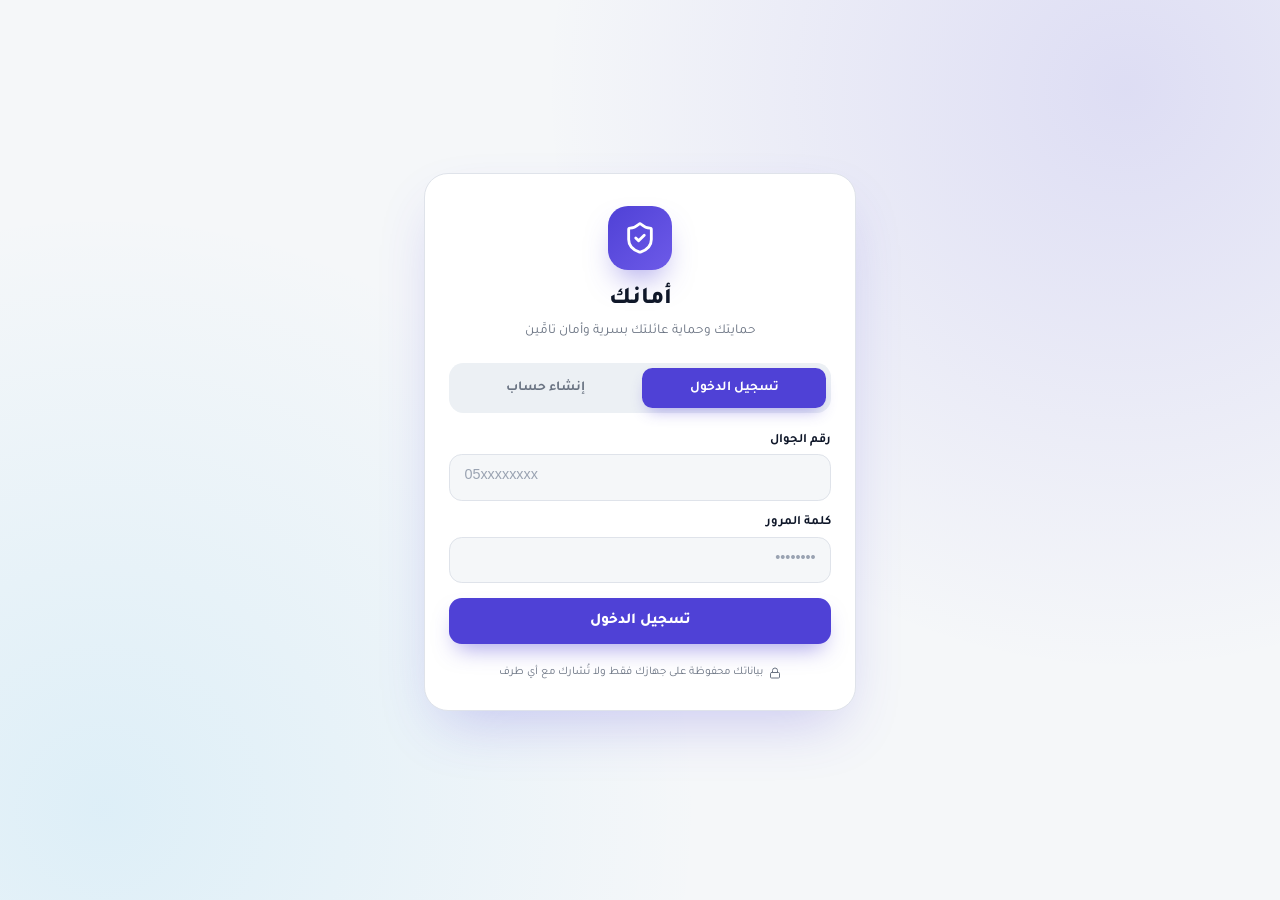
<file: child-monitor.html>
<!DOCTYPE html>
<html lang="ar" dir="rtl">
<head>
  <meta charset="UTF-8">
  <meta name="viewport" content="width=device-width, initial-scale=1.0">
  <title>حماية طفلك | أمانك</title>
  <meta name="description" content="راقب نشاط جهاز طفلك واحصل على تنبيهات فورية">
<!-- 🎨 أيقونة التبويب: حرف (أ) — يمكن استبدالها لاحقاً بأيقونة الشعار النهائي -->
  <link rel="icon" type="image/svg+xml" href="data:image/svg+xml,%3Csvg xmlns='http://www.w3.org/2000/svg' viewBox='0 0 64 64'%3E%3Crect width='64' height='64' rx='16' fill='%234F41D6'/%3E%3Ctext x='32' y='45' font-size='36' font-weight='bold' text-anchor='middle' fill='white' font-family='Tajawal, Arial, sans-serif'%3Eأ%3C/text%3E%3C/svg%3E">
  <link rel="stylesheet" href="css/style.css">
  <script>
    /* حماية الصفحات: تتطلب تسجيل الدخول وربط الأجهزة */
    (function () {
      try {
        if (!localStorage.getItem('amanak_session')) { location.replace('login.html'); return; }
        if (!localStorage.getItem('amanak_linked')) { location.replace('link-device.html'); }
      } catch (e) { }
    })();
  </script>
</head>
<body>

<div class="page-wrap">
  <main class="page-content">

    <!-- ===== الترويسة ===== -->
    <div class="page-header primary-grad">
      <div class="container">
        <a class="back-link" href="index.html">
          <svg xmlns="http://www.w3.org/2000/svg" width="16" height="16" viewBox="0 0 24 24" fill="none" stroke="currentColor" stroke-width="2" stroke-linecap="round" stroke-linejoin="round"><path d="M5 12h14"/><path d="m12 5 7 7-7 7"/></svg>
          الرئيسية
        </a>
        <div data-animate>
          <h1 class="page-title">حماية طفلك</h1>
          <p class="page-subtitle">راقب نشاط جهاز طفلك واحصل على تنبيهات فورية</p>
        </div>
      </div>
    </div>

    <div class="container" style="display:flex; flex-direction:column; gap:1rem; padding-bottom:2rem;">

      <!-- 🖼️ صورة توضيحية جاهزة (اختياري): احذف علامات التعليق لعرضها أعلى الصفحة -->
      <!--
      <div style="border-radius:1rem; overflow:hidden; border:1px solid var(--border);">
        <img src="images/child-monitor-illustration.png" alt="حماية طفلك">
      </div>
      -->

      <!-- ===== بطاقة ربط الأجهزة ===== -->
      <section class="link-card" data-animate>
        <div class="link-card-header">
          <div class="link-card-icon">
            <svg xmlns="http://www.w3.org/2000/svg" width="20" height="20" viewBox="0 0 24 24" fill="none" stroke="currentColor" stroke-width="2" stroke-linecap="round" stroke-linejoin="round"><path d="M9 17H7A5 5 0 0 1 7 7h2"/><path d="M15 7h2a5 5 0 1 1 0 10h-2"/><line x1="8" x2="16" y1="12" y2="12"/></svg>
          </div>
          <div>
            <h3 class="link-card-title">ربط الأجهزة</h3>
            <p class="link-card-sub">اربط جوالك بجوال طفلك لتصلك التنبيهات</p>
          </div>
        </div>

        <div class="tab-row">
          <button class="tab-btn active" data-tab="parent">
            <svg xmlns="http://www.w3.org/2000/svg" width="14" height="14" viewBox="0 0 24 24" fill="none" stroke="currentColor" stroke-width="2" stroke-linecap="round" stroke-linejoin="round"><path d="M20 13c0 5-3.5 7.5-7.66 8.95a1 1 0 0 1-.67-.01C7.5 20.5 4 18 4 13V6a1 1 0 0 1 1-1c2 0 4.5-1.2 6.24-2.72a1.17 1.17 0 0 1 1.52 0C14.51 3.81 17 5 19 5a1 1 0 0 1 1 1z"/></svg>
            جوال الوالد
          </button>
          <button class="tab-btn" data-tab="child">
            <svg xmlns="http://www.w3.org/2000/svg" width="14" height="14" viewBox="0 0 24 24" fill="none" stroke="currentColor" stroke-width="2" stroke-linecap="round" stroke-linejoin="round"><rect width="14" height="20" x="5" y="2" rx="2" ry="2"/><path d="M12 18h.01"/></svg>
            جوال الطفل
          </button>
        </div>

        <div>
          <div class="link-info" id="linkInfo">📱 أدخل رقم جوالك لربطه بجوال طفلك وتصلك التنبيهات فوراً.</div>
          <div class="linked-nums" id="linkedNums"></div>
          <div class="link-form">
            <input type="tel" id="phoneInput" class="phone-input" placeholder="05xxxxxxxx" maxlength="10" dir="ltr" aria-label="رقم الجوال">
            <button class="btn-link" id="linkBtn" disabled>ربط</button>
          </div>
          <p id="linkStatus" style="display:none; margin-top:0.5rem; font-size:0.75rem;"></p>
        </div>
      </section>

      <!-- ===== بطاقة حالة المراقبة ===== -->
      <section class="status-card" data-animate>
        <div class="status-header">
          <div class="status-id">
            <div class="status-icon">
              <svg xmlns="http://www.w3.org/2000/svg" width="24" height="24" viewBox="0 0 24 24" fill="none" stroke="currentColor" stroke-width="2" stroke-linecap="round" stroke-linejoin="round"><rect width="14" height="20" x="5" y="2" rx="2" ry="2"/><path d="M12 18h.01"/></svg>
            </div>
            <div>
              <h3 class="status-title">حالة المراقبة</h3>
              <div class="status-live">
                <span class="pulse-dot" id="pulseDot"></span>
                <span class="status-live-text" id="monitorStatusText">المراقبة نشطة</span>
              </div>
            </div>
          </div>
          <button class="btn-stop" id="stopMonitorBtn">
            <svg xmlns="http://www.w3.org/2000/svg" width="16" height="16" viewBox="0 0 24 24" fill="none" stroke="currentColor" stroke-width="2" stroke-linecap="round" stroke-linejoin="round"><path d="M10.268 21a2 2 0 0 0 3.464 0"/><path d="M17 17H4a1 1 0 0 1-.74-1.673C4.59 13.956 6 12.499 6 8a6 6 0 0 1 .258-1.742"/><path d="m2 2 20 20"/><path d="M8.668 3.01A6 6 0 0 1 18 8c0 2.687.77 4.653 1.707 6.05"/></svg>
            <span>إيقاف</span>
          </button>
        </div>

        <div class="stats-grid">
          <div class="stat-box">
            <svg xmlns="http://www.w3.org/2000/svg" width="16" height="16" viewBox="0 0 24 24" fill="none" stroke="#0EA5E9" stroke-width="2" stroke-linecap="round" stroke-linejoin="round"><path d="M12 20h.01"/><path d="M2 8.82a15 15 0 0 1 20 0"/><path d="M5 12.859a10 10 0 0 1 14 0"/><path d="M8.5 16.429a5 5 0 0 1 7 0"/></svg>
            <p class="stat-value" id="activeStat">1</p>
            <p class="stat-label">تنبيه نشط</p>
          </div>
          <div class="stat-box">
            <svg xmlns="http://www.w3.org/2000/svg" width="16" height="16" viewBox="0 0 24 24" fill="none" stroke="#10B981" stroke-width="2" stroke-linecap="round" stroke-linejoin="round"><path d="M20 13c0 5-3.5 7.5-7.66 8.95a1 1 0 0 1-.67-.01C7.5 20.5 4 18 4 13V6a1 1 0 0 1 1-1c2 0 4.5-1.2 6.24-2.72a1.17 1.17 0 0 1 1.52 0C14.51 3.81 17 5 19 5a1 1 0 0 1 1 1z"/></svg>
            <p class="stat-value" id="resolvedStat">4</p>
            <p class="stat-label">تم حلها</p>
          </div>
          <div class="stat-box">
            <svg xmlns="http://www.w3.org/2000/svg" width="16" height="16" viewBox="0 0 24 24" fill="none" stroke="#4F41D6" stroke-width="2" stroke-linecap="round" stroke-linejoin="round"><path d="M9 12h.01"/><path d="M15 12h.01"/><path d="M10 16c.5.3 1.2.5 2 .5s1.5-.2 2-.5"/><path d="M19 6.3a9 9 0 0 1 1.8 3.9 2 2 0 0 1 0 3.6 9 9 0 0 1-17.6 0 2 2 0 0 1 0-3.6A9 9 0 0 1 12 3c2 0 3.5 1.1 3.5 2.5s-.9 2.5-2 2.5c-.8 0-1.5-.4-1.5-1"/></svg>
            <p class="stat-value">4</p>
            <p class="stat-label">أطفال</p>
          </div>
        </div>
      </section>

      <!-- ===== زر تنبيه تجريبي ===== -->
      <button class="btn-dashed" id="addAlertBtn">
        <svg xmlns="http://www.w3.org/2000/svg" width="16" height="16" viewBox="0 0 24 24" fill="none" stroke="currentColor" stroke-width="2" stroke-linecap="round" stroke-linejoin="round"><path d="M5 12h14"/><path d="M12 5v14"/></svg>
        إضافة تنبيه تجريبي
      </button>

      <!-- ===== التنبيهات النشطة ===== -->
      <section>
        <h2 class="alerts-heading" id="activeAlertsTitle">
          <svg xmlns="http://www.w3.org/2000/svg" width="16" height="16" viewBox="0 0 24 24" fill="none" stroke="#EF4444" stroke-width="2" stroke-linecap="round" stroke-linejoin="round"><path d="M10.268 21a2 2 0 0 0 3.464 0"/><path d="M3.262 15.326A1 1 0 0 0 4 17h16a1 1 0 0 0 .74-1.673C19.41 13.956 18 12.499 18 8A6 6 0 0 0 6 8c0 4.499-1.411 5.956-2.738 7.326"/></svg>
          تنبيهات نشطة (<span id="activeAlertsCount">1</span>)
        </h2>
        <div class="alert-list" id="activeAlerts">

          <div class="alert-card">
            <div class="alert-inner">
              <div class="alert-icon red">
                <svg xmlns="http://www.w3.org/2000/svg" width="20" height="20" viewBox="0 0 24 24" fill="none" stroke="currentColor" stroke-width="2" stroke-linecap="round" stroke-linejoin="round"><path d="m21.73 18-8-14a2 2 0 0 0-3.48 0l-8 14A2 2 0 0 0 4 21h16a2 2 0 0 0 1.73-3"/><path d="M12 9v4"/><path d="M12 17h.01"/></svg>
              </div>
              <div class="alert-body">
                <div class="alert-name-row">
                  <span class="alert-name">دلال</span>
                  <span class="badge red">عالي</span>
                </div>
                <p class="alert-desc">تم رصد محتوى مشبوه على الجهاز</p>
                <div class="alert-footer">
                  <span class="alert-time">٣ سبتمبر، ٠٦:٠٦ ص</span>
                  <button class="btn-resolve">
                    <svg xmlns="http://www.w3.org/2000/svg" width="14" height="14" viewBox="0 0 24 24" fill="none" stroke="currentColor" stroke-width="2" stroke-linecap="round" stroke-linejoin="round"><circle cx="12" cy="12" r="10"/><path d="m9 12 2 2 4-4"/></svg>
                    تم الحل
                  </button>
                </div>
              </div>
            </div>
          </div>

        </div>
      </section>

      <!-- ===== التنبيهات السابقة ===== -->
      <section>
        <h2 class="alerts-heading muted-h">تنبيهات سابقة</h2>
        <div class="alert-list" id="previousAlerts">

          <div class="alert-card resolved">
            <div class="alert-inner">
              <div class="alert-icon orange">
                <svg xmlns="http://www.w3.org/2000/svg" width="20" height="20" viewBox="0 0 24 24" fill="none" stroke="currentColor" stroke-width="2" stroke-linecap="round" stroke-linejoin="round"><circle cx="12" cy="12" r="10"/><polyline points="12 6 12 12 16 14"/></svg>
              </div>
              <div class="alert-body">
                <div class="alert-name-row">
                  <span class="alert-name">غنى</span>
                  <span class="badge red">عالي</span>
                  <span class="badge emerald">تم الحل</span>
                </div>
                <p class="alert-desc">تعدى الوقت</p>
                <div class="alert-footer">
                  <span class="alert-time">٩ أبريل، ١١:٥٩ ص</span>
                </div>
              </div>
            </div>
          </div>

          <div class="alert-card resolved">
            <div class="alert-inner">
              <div class="alert-icon orange">
                <svg xmlns="http://www.w3.org/2000/svg" width="20" height="20" viewBox="0 0 24 24" fill="none" stroke="currentColor" stroke-width="2" stroke-linecap="round" stroke-linejoin="round"><circle cx="12" cy="12" r="10"/><polyline points="12 6 12 12 16 14"/></svg>
              </div>
              <div class="alert-body">
                <div class="alert-name-row">
                  <span class="alert-name">سارة</span>
                  <span class="badge emerald">منخفض</span>
                  <span class="badge emerald">تم الحل</span>
                </div>
                <p class="alert-desc">سارة تجاوزت وقت الشاشة المحدد (3 ساعات)</p>
                <div class="alert-footer">
                  <span class="alert-time">٧ أبريل، ٠١:٠٤ م</span>
                </div>
              </div>
            </div>
          </div>

          <div class="alert-card resolved">
            <div class="alert-inner">
              <div class="alert-icon red">
                <svg xmlns="http://www.w3.org/2000/svg" width="20" height="20" viewBox="0 0 24 24" fill="none" stroke="currentColor" stroke-width="2" stroke-linecap="round" stroke-linejoin="round"><path d="m21.73 18-8-14a2 2 0 0 0-3.48 0l-8 14A2 2 0 0 0 4 21h16a2 2 0 0 0 1.73-3"/><path d="M12 9v4"/><path d="M12 17h.01"/></svg>
              </div>
              <div class="alert-body">
                <div class="alert-name-row">
                  <span class="alert-name">أحمد</span>
                  <span class="badge red">عالي</span>
                  <span class="badge emerald">تم الحل</span>
                </div>
                <p class="alert-desc">تم رصد محاولة دخول لموقع محجوب</p>
                <div class="alert-footer">
                  <span class="alert-time">٧ أبريل، ٠١:٠٤ م</span>
                </div>
              </div>
            </div>
          </div>

          <div class="alert-card resolved">
            <div class="alert-inner">
              <div class="alert-icon blue">
                <svg xmlns="http://www.w3.org/2000/svg" width="20" height="20" viewBox="0 0 24 24" fill="none" stroke="currentColor" stroke-width="2" stroke-linecap="round" stroke-linejoin="round"><path d="M21 15v4a2 2 0 0 1-2 2H5a2 2 0 0 1-2-2v-4"/><polyline points="7 10 12 15 17 10"/><line x1="12" x2="12" y1="15" y2="3"/></svg>
              </div>
              <div class="alert-body">
                <div class="alert-name-row">
                  <span class="alert-name">أحمد</span>
                  <span class="badge orange">متوسط</span>
                  <span class="badge emerald">تم الحل</span>
                </div>
                <p class="alert-desc">تم تثبيت تطبيق غير معروف على جهاز أحمد</p>
                <div class="alert-footer">
                  <span class="alert-time">٧ أبريل، ٠١:٠٤ م</span>
                </div>
              </div>
            </div>
          </div>

        </div>
      </section>

      <!-- ===== المميزات القادمة ===== -->
      <section>
        <h2 class="alerts-heading" style="font-size:0.875rem;">مميزات التطبيق</h2>
        <div class="upcoming-grid">

          <div class="upcoming-card" data-animate>
            <div class="upcoming-icon orange">
              <svg xmlns="http://www.w3.org/2000/svg" width="16" height="16" viewBox="0 0 24 24" fill="none" stroke="currentColor" stroke-width="2" stroke-linecap="round" stroke-linejoin="round"><circle cx="12" cy="12" r="10"/><polyline points="12 6 12 12 16 14"/></svg>
            </div>
            <h4 class="upcoming-title">حد وقت الشاشة</h4>
            <p class="upcoming-desc">تحديد ساعات استخدام الجهاز يومياً</p>
            <label class="feat-toggle"><input type="checkbox" data-feature="f1" checked aria-label="تفعيل الميزة"><span class="feat-slider"></span></label>
          </div>

          <div class="upcoming-card" data-animate>
            <div class="upcoming-icon primary">
              <svg xmlns="http://www.w3.org/2000/svg" width="16" height="16" viewBox="0 0 24 24" fill="none" stroke="currentColor" stroke-width="2" stroke-linecap="round" stroke-linejoin="round"><circle cx="12" cy="12" r="10"/><path d="M12 2a14.5 14.5 0 0 0 0 20 14.5 14.5 0 0 0 0-20"/><path d="M2 12h20"/></svg>
            </div>
            <h4 class="upcoming-title">فلترة المواقع</h4>
            <p class="upcoming-desc">حجب المواقع غير المناسبة تلقائياً</p>
            <label class="feat-toggle"><input type="checkbox" data-feature="f2" checked aria-label="تفعيل الميزة"><span class="feat-slider"></span></label>
          </div>

          <div class="upcoming-card" data-animate>
            <div class="upcoming-icon red">
              <svg xmlns="http://www.w3.org/2000/svg" width="16" height="16" viewBox="0 0 24 24" fill="none" stroke="currentColor" stroke-width="2" stroke-linecap="round" stroke-linejoin="round"><path d="M21 15V5a2 2 0 0 0-2-2H9"/><path d="m2 2 20 20"/><path d="M3.6 3.6c-.4.3-.6.8-.6 1.4v16l4-4h10"/></svg>
            </div>
            <h4 class="upcoming-title">فلترة الرسائل</h4>
            <p class="upcoming-desc">كشف الكلمات المشبوهة في المحادثات</p>
            <label class="feat-toggle"><input type="checkbox" data-feature="f3" checked aria-label="تفعيل الميزة"><span class="feat-slider"></span></label>
          </div>

          <div class="upcoming-card" data-animate>
            <div class="upcoming-icon blue">
              <svg xmlns="http://www.w3.org/2000/svg" width="16" height="16" viewBox="0 0 24 24" fill="none" stroke="currentColor" stroke-width="2" stroke-linecap="round" stroke-linejoin="round"><rect x="2" y="4" width="20" height="16" rx="2"/><path d="M10 4v4"/><path d="M2 8h20"/><path d="M6 4v4"/></svg>
            </div>
            <h4 class="upcoming-title">إدارة التطبيقات</h4>
            <p class="upcoming-desc">السماح أو حجب تطبيقات بعينها</p>
            <label class="feat-toggle"><input type="checkbox" data-feature="f4" checked aria-label="تفعيل الميزة"><span class="feat-slider"></span></label>
          </div>

          <div class="upcoming-card" data-animate>
            <div class="upcoming-icon emerald">
              <svg xmlns="http://www.w3.org/2000/svg" width="16" height="16" viewBox="0 0 24 24" fill="none" stroke="currentColor" stroke-width="2" stroke-linecap="round" stroke-linejoin="round"><path d="M20 10c0 4.993-5.539 10.193-7.399 11.799a1 1 0 0 1-1.202 0C9.539 20.193 4 14.993 4 10a8 8 0 0 1 16 0"/><circle cx="12" cy="10" r="3"/></svg>
            </div>
            <h4 class="upcoming-title">تتبع الموقع</h4>
            <p class="upcoming-desc">معرفة مكان طفلك في أي وقت</p>
            <label class="feat-toggle"><input type="checkbox" data-feature="f5" checked aria-label="تفعيل الميزة"><span class="feat-slider"></span></label>
          </div>

          <div class="upcoming-card" data-animate>
            <div class="upcoming-icon muted">
              <svg xmlns="http://www.w3.org/2000/svg" width="16" height="16" viewBox="0 0 24 24" fill="none" stroke="currentColor" stroke-width="2" stroke-linecap="round" stroke-linejoin="round"><rect width="18" height="11" x="3" y="11" rx="2" ry="2"/><path d="M7 11V7a5 5 0 0 1 10 0v4"/></svg>
            </div>
            <h4 class="upcoming-title">قفل الجهاز عن بُعد</h4>
            <p class="upcoming-desc">قفل جهاز الطفل عند الطوارئ</p>
            <label class="feat-toggle"><input type="checkbox" data-feature="f6" checked aria-label="تفعيل الميزة"><span class="feat-slider"></span></label>
          </div>

        </div>
      </section>

    </div>
  </main>

  <!-- ===== شريط التنقل السفلي ===== -->
  <nav class="bottom-nav" aria-label="التنقل الرئيسي">
    <div class="bottom-nav-inner">
      <div class="nav-pill">
        <div class="nav-items">
          <a class="nav-item" href="index.html">
            <span class="nav-icon">
              <svg xmlns="http://www.w3.org/2000/svg" width="20" height="20" viewBox="0 0 24 24" fill="none" stroke="currentColor" stroke-width="1.8" stroke-linecap="round" stroke-linejoin="round"><path d="M20 13c0 5-3.5 7.5-7.66 8.95a1 1 0 0 1-.67-.01C7.5 20.5 4 18 4 13V6a1 1 0 0 1 1-1c2 0 4.5-1.2 6.24-2.72a1.17 1.17 0 0 1 1.52 0C14.51 3.81 17 5 19 5a1 1 0 0 1 1 1z"/></svg>
            </span>
            <span class="nav-label">الرئيسية</span>
          </a>
          <a class="nav-item" href="app-safety.html">
            <span class="nav-icon">
              <svg xmlns="http://www.w3.org/2000/svg" width="20" height="20" viewBox="0 0 24 24" fill="none" stroke="currentColor" stroke-width="1.8" stroke-linecap="round" stroke-linejoin="round"><path d="M20 13c0 5-3.5 7.5-7.66 8.95a1 1 0 0 1-.67-.01C7.5 20.5 4 18 4 13V6a1 1 0 0 1 1-1c2 0 4.5-1.2 6.24-2.72a1.17 1.17 0 0 1 1.52 0C14.51 3.81 17 5 19 5a1 1 0 0 1 1 1z"/><path d="m9 12 2 2 4-4"/></svg>
            </span>
            <span class="nav-label">التطبيقات</span>
          </a>
          <a class="nav-item active" href="child-monitor.html" aria-current="page">
            <span class="nav-icon">
              <svg xmlns="http://www.w3.org/2000/svg" width="20" height="20" viewBox="0 0 24 24" fill="none" stroke="currentColor" stroke-width="1.8" stroke-linecap="round" stroke-linejoin="round"><path d="M9 12h.01"/><path d="M15 12h.01"/><path d="M10 16c.5.3 1.2.5 2 .5s1.5-.2 2-.5"/><path d="M19 6.3a9 9 0 0 1 1.8 3.9 2 2 0 0 1 0 3.6 9 9 0 0 1-17.6 0 2 2 0 0 1 0-3.6A9 9 0 0 1 12 3c2 0 3.5 1.1 3.5 2.5s-.9 2.5-2 2.5c-.8 0-1.5-.4-1.5-1"/></svg>
            </span>
            <span class="nav-label">طفلك</span>
          </a>
          <a class="nav-item" href="camera.html">
            <span class="nav-icon">
              <svg xmlns="http://www.w3.org/2000/svg" width="20" height="20" viewBox="0 0 24 24" fill="none" stroke="currentColor" stroke-width="1.8" stroke-linecap="round" stroke-linejoin="round"><path d="M14.5 4h-5L7 7H4a2 2 0 0 0-2 2v9a2 2 0 0 0 2 2h16a2 2 0 0 0 2-2V9a2 2 0 0 0-2-2h-3l-2.5-3z"/><circle cx="12" cy="13" r="3"/></svg>
            </span>
            <span class="nav-label">الكاميرا</span>
          </a>
          <a class="nav-item" href="contact.html">
            <span class="nav-icon">
              <svg xmlns="http://www.w3.org/2000/svg" width="20" height="20" viewBox="0 0 24 24" fill="none" stroke="currentColor" stroke-width="1.8" stroke-linecap="round" stroke-linejoin="round"><path d="M7.9 20A9 9 0 1 0 4 16.1L2 22Z"/><path d="M8 12h.01"/><path d="M12 12h.01"/><path d="M16 12h.01"/></svg>
            </span>
            <span class="nav-label">تواصل</span>
          </a>
        </div>
      </div>
    </div>
  </nav>
</div>

<script src="js/main.js"></script>
</body>
</html>
</file>
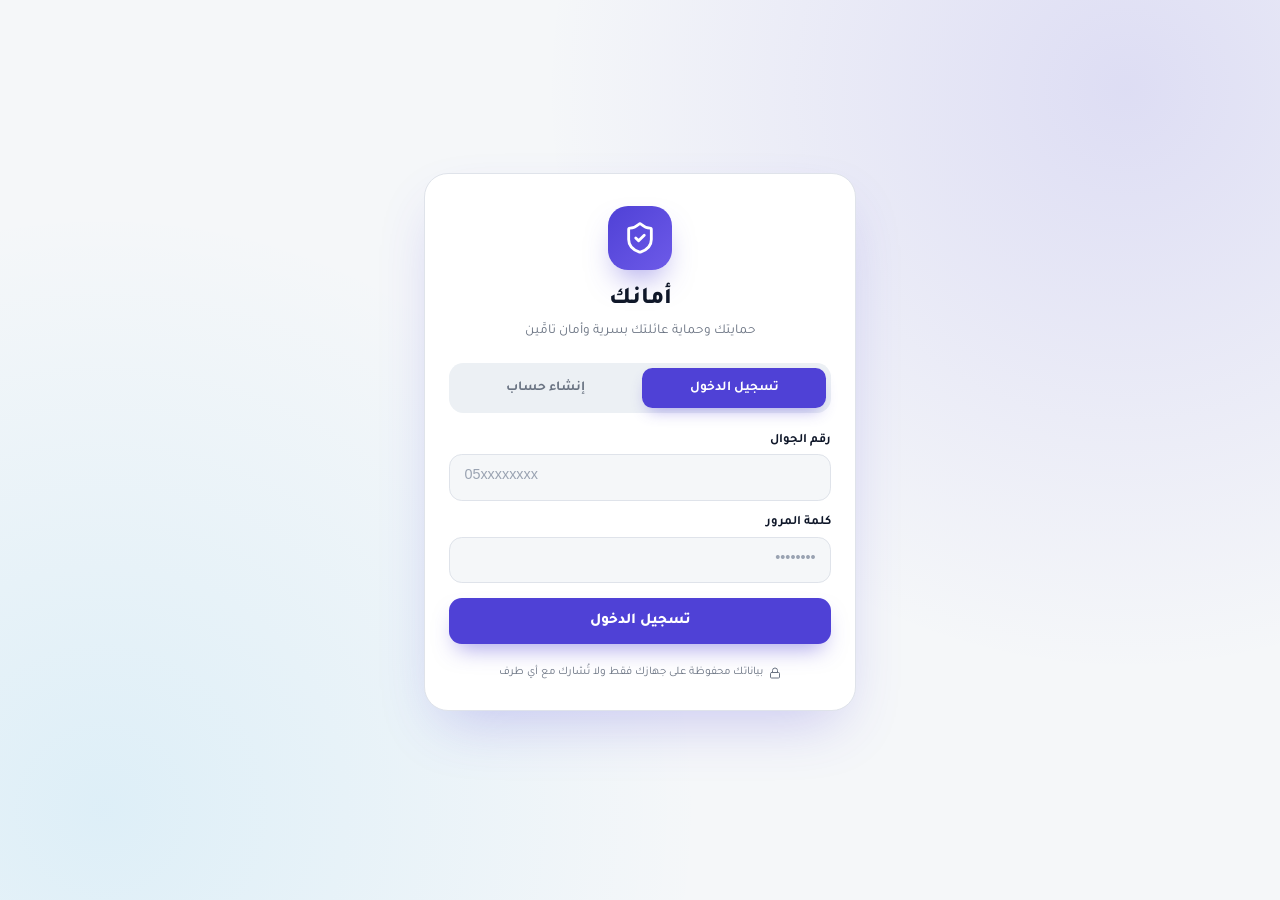
<file: contact.html>
<!DOCTYPE html>
<html lang="ar" dir="rtl">
<head>
  <meta charset="UTF-8">
  <meta name="viewport" content="width=device-width, initial-scale=1.0">
  <title>تواصل معنا | أمانك</title>
  <meta name="description" content="جاهزون للرد على كل استفساراتك — تواصل مع فريق أمانك في أي وقت">
  <link rel="icon" type="image/svg+xml" href="data:image/svg+xml,%3Csvg xmlns='http://www.w3.org/2000/svg' viewBox='0 0 64 64'%3E%3Crect width='64' height='64' rx='16' fill='%234F41D6'/%3E%3Ctext x='32' y='45' font-size='36' font-weight='bold' text-anchor='middle' fill='white' font-family='Tajawal, Arial, sans-serif'%3Eأ%3C/text%3E%3C/svg%3E">
  <link rel="stylesheet" href="css/style.css">
  <script>
    (function () {
      try {
        if (!localStorage.getItem('amanak_session')) { location.replace('login.html'); return; }
        if (!localStorage.getItem('amanak_linked')) { location.replace('link-device.html'); }
      } catch (e) { }
    })();
  </script>
</head>
<body>

<div class="page-wrap">
  <main class="page-content">

    <!-- ===== الترويسة ===== -->
    <div class="page-header emerald-grad">
      <div class="container">
        <a class="back-link" href="index.html">
          <svg xmlns="http://www.w3.org/2000/svg" width="16" height="16" viewBox="0 0 24 24" fill="none" stroke="currentColor" stroke-width="2" stroke-linecap="round" stroke-linejoin="round"><path d="M5 12h14"/><path d="m12 5 7 7-7 7"/></svg>
          الرئيسية
        </a>
        <div data-animate>
          <h1 class="page-title">تواصل معنا</h1>
          <p class="page-subtitle">جاهزون للرد على كل استفساراتك</p>
        </div>
      </div>
    </div>

    <div class="container" style="display:flex; flex-direction:column; gap:1rem; padding-bottom:2rem;">

      <!-- ===== بطاقات التواصل ===== -->
      <div class="contact-grid" data-animate>

        <div class="contact-card">
          <div class="contact-icon emerald">
            <svg xmlns="http://www.w3.org/2000/svg" width="22" height="22" viewBox="0 0 24 24" fill="none" stroke="currentColor" stroke-width="2" stroke-linecap="round" stroke-linejoin="round"><path d="M22 16.92v3a2 2 0 0 1-2.18 2 19.79 19.79 0 0 1-8.63-3.07 19.5 19.5 0 0 1-6-6 19.79 19.79 0 0 1-3.07-8.67A2 2 0 0 1 4.11 2h3a2 2 0 0 1 2 1.72 12.84 12.84 0 0 0 .7 2.81 2 2 0 0 1-.45 2.11L8.09 9.91a16 16 0 0 0 6 6l1.27-1.27a2 2 0 0 1 2.11-.45 12.84 12.84 0 0 0 2.81.7A2 2 0 0 1 22 16.92z"/></svg>
          </div>
          <div class="contact-info">
            <p class="contact-label">الهاتف / واتساب</p>
            <p class="contact-value">+966 92 000 1234</p>
          </div>
          <div class="contact-action">
            <a href="https://wa.me/966920001234" target="_blank" rel="noopener" aria-label="مراسلتنا على واتساب">
              <svg xmlns="http://www.w3.org/2000/svg" width="16" height="16" viewBox="0 0 24 24" fill="none" stroke="currentColor" stroke-width="2" stroke-linecap="round" stroke-linejoin="round"><path d="M7.9 20A9 9 0 1 0 4 16.1L2 22Z"/></svg>
            </a>
          </div>
        </div>

        <div class="contact-card">
          <div class="contact-icon primary">
            <svg xmlns="http://www.w3.org/2000/svg" width="22" height="22" viewBox="0 0 24 24" fill="none" stroke="currentColor" stroke-width="2" stroke-linecap="round" stroke-linejoin="round"><rect width="20" height="16" x="2" y="4" rx="2"/><path d="m22 7-8.97 5.7a1.94 1.94 0 0 1-2.06 0L2 7"/></svg>
          </div>
          <div class="contact-info">
            <p class="contact-label">البريد الإلكتروني</p>
            <p class="contact-value">info@amanak.sa</p>
          </div>
          <div class="contact-action">
            <a href="mailto:info@amanak.sa" aria-label="إرسال بريد إلكتروني">
              <svg xmlns="http://www.w3.org/2000/svg" width="16" height="16" viewBox="0 0 24 24" fill="none" stroke="currentColor" stroke-width="2" stroke-linecap="round" stroke-linejoin="round"><path d="M7 7h10v10"/><path d="M7 17 17 7"/></svg>
            </a>
          </div>
        </div>

        <div class="contact-card">
          <div class="contact-icon blue">
            <svg xmlns="http://www.w3.org/2000/svg" width="22" height="22" viewBox="0 0 24 24" fill="none" stroke="currentColor" stroke-width="2" stroke-linecap="round" stroke-linejoin="round"><path d="M20 10c0 4.993-5.539 10.193-7.399 11.799a1 1 0 0 1-1.202 0C9.539 20.193 4 14.993 4 10a8 8 0 0 1 16 0"/><circle cx="12" cy="10" r="3"/></svg>
          </div>
          <div class="contact-info">
            <p class="contact-label">العنوان</p>
            <p class="contact-value ar">الرياض، المملكة العربية السعودية</p>
          </div>
        </div>

        <div class="contact-card">
          <div class="contact-icon orange">
            <svg xmlns="http://www.w3.org/2000/svg" width="22" height="22" viewBox="0 0 24 24" fill="none" stroke="currentColor" stroke-width="2" stroke-linecap="round" stroke-linejoin="round"><circle cx="12" cy="12" r="10"/><polyline points="12 6 12 12 16 14"/></svg>
          </div>
          <div class="contact-info">
            <p class="contact-label">أوقات الخدمة</p>
            <p class="contact-value ar">متاحون 24 ساعة — طوال أيام الأسبوع</p>
          </div>
        </div>

      </div>

      <!-- ===== نموذج إرسال رسالة ===== -->
      <section class="contact-form-card" data-animate>
        <h2 class="contact-form-title">أرسل لنا رسالة</h2>
        <p class="contact-form-sub">اكتب استفسارك أو ملاحظتك وسيتواصل معك فريق أمانك في أسرع وقت.</p>

        <form id="contactForm" style="display:flex; flex-direction:column; gap:0.75rem;" novalidate>
          <div class="auth-field">
            <label for="contactName">الاسم</label>
            <input type="text" id="contactName" class="auth-input" placeholder="اكتب اسمك هنا">
          </div>
          <div class="auth-field">
            <label for="contactText">الرسالة</label>
            <textarea id="contactText" class="auth-input" rows="4" placeholder="اكتب رسالتك هنا..." style="height:auto; padding:0.7rem 0.9rem; resize:vertical;"></textarea>
          </div>
          <button type="submit" class="auth-btn">إرسال الرسالة</button>
        </form>
      </section>

      <!-- ===== بطاقة الخصوصية ===== -->
      <div class="privacy-card" data-animate>
        <div class="privacy-icon">
          <svg xmlns="http://www.w3.org/2000/svg" width="16" height="16" viewBox="0 0 24 24" fill="none" stroke="currentColor" stroke-width="2" stroke-linecap="round" stroke-linejoin="round"><rect width="18" height="11" x="3" y="11" rx="2" ry="2"/><path d="M7 11V7a5 5 0 0 1 10 0v4"/></svg>
        </div>
        <div>
          <h4 class="privacy-title">سرية تامة</h4>
          <p class="privacy-text">كل رسائل واستفساراتك تُعامل بسرية كاملة ولا تُشارك بياناتك مع أي جهة خارجية.</p>
        </div>
      </div>

    </div>
  </main>

  <!-- ===== شريط التنقل السفلي ===== -->
  <nav class="bottom-nav" aria-label="التنقل الرئيسي">
    <div class="bottom-nav-inner">
      <div class="nav-pill">
        <div class="nav-items">
          <a class="nav-item" href="index.html">
            <span class="nav-icon">
              <svg xmlns="http://www.w3.org/2000/svg" width="20" height="20" viewBox="0 0 24 24" fill="none" stroke="currentColor" stroke-width="1.8" stroke-linecap="round" stroke-linejoin="round"><path d="M20 13c0 5-3.5 7.5-7.66 8.95a1 1 0 0 1-.67-.01C7.5 20.5 4 18 4 13V6a1 1 0 0 1 1-1c2 0 4.5-1.2 6.24-2.72a1.17 1.17 0 0 1 1.52 0C14.51 3.81 17 5 19 5a1 1 0 0 1 1 1z"/></svg>
            </span>
            <span class="nav-label">الرئيسية</span>
          </a>
          <a class="nav-item" href="app-safety.html">
            <span class="nav-icon">
              <svg xmlns="http://www.w3.org/2000/svg" width="20" height="20" viewBox="0 0 24 24" fill="none" stroke="currentColor" stroke-width="1.8" stroke-linecap="round" stroke-linejoin="round"><path d="M20 13c0 5-3.5 7.5-7.66 8.95a1 1 0 0 1-.67-.01C7.5 20.5 4 18 4 13V6a1 1 0 0 1 1-1c2 0 4.5-1.2 6.24-2.72a1.17 1.17 0 0 1 1.52 0C14.51 3.81 17 5 19 5a1 1 0 0 1 1 1z"/><path d="m9 12 2 2 4-4"/></svg>
            </span>
            <span class="nav-label">التطبيقات</span>
          </a>
          <a class="nav-item" href="child-monitor.html">
            <span class="nav-icon">
              <svg xmlns="http://www.w3.org/2000/svg" width="20" height="20" viewBox="0 0 24 24" fill="none" stroke="currentColor" stroke-width="1.8" stroke-linecap="round" stroke-linejoin="round"><path d="M9 12h.01"/><path d="M15 12h.01"/><path d="M10 16c.5.3 1.2.5 2 .5s1.5-.2 2-.5"/><path d="M19 6.3a9 9 0 0 1 1.8 3.9 2 2 0 0 1 0 3.6 9 9 0 0 1-17.6 0 2 2 0 0 1 0-3.6A9 9 0 0 1 12 3c2 0 3.5 1.1 3.5 2.5s-.9 2.5-2 2.5c-.8 0-1.5-.4-1.5-1"/></svg>
            </span>
            <span class="nav-label">طفلك</span>
          </a>
          <a class="nav-item" href="camera.html">
            <span class="nav-icon">
              <svg xmlns="http://www.w3.org/2000/svg" width="20" height="20" viewBox="0 0 24 24" fill="none" stroke="currentColor" stroke-width="1.8" stroke-linecap="round" stroke-linejoin="round"><path d="M14.5 4h-5L7 7H4a2 2 0 0 0-2 2v9a2 2 0 0 0 2 2h16a2 2 0 0 0 2-2V9a2 2 0 0 0-2-2h-3l-2.5-3z"/><circle cx="12" cy="13" r="3"/></svg>
            </span>
            <span class="nav-label">الكاميرا</span>
          </a>
          <a class="nav-item active" href="contact.html" aria-current="page">
            <span class="nav-icon">
              <svg xmlns="http://www.w3.org/2000/svg" width="20" height="20" viewBox="0 0 24 24" fill="none" stroke="currentColor" stroke-width="1.8" stroke-linecap="round" stroke-linejoin="round"><path d="M7.9 20A9 9 0 1 0 4 16.1L2 22Z"/><path d="M8 12h.01"/><path d="M12 12h.01"/><path d="M16 12h.01"/></svg>
            </span>
            <span class="nav-label">تواصل</span>
          </a>
        </div>
      </div>
    </div>
  </nav>
</div>

<div class="toast" id="toast" role="status"></div>

<script src="js/main.js"></script>
</body>
</html>
</file>
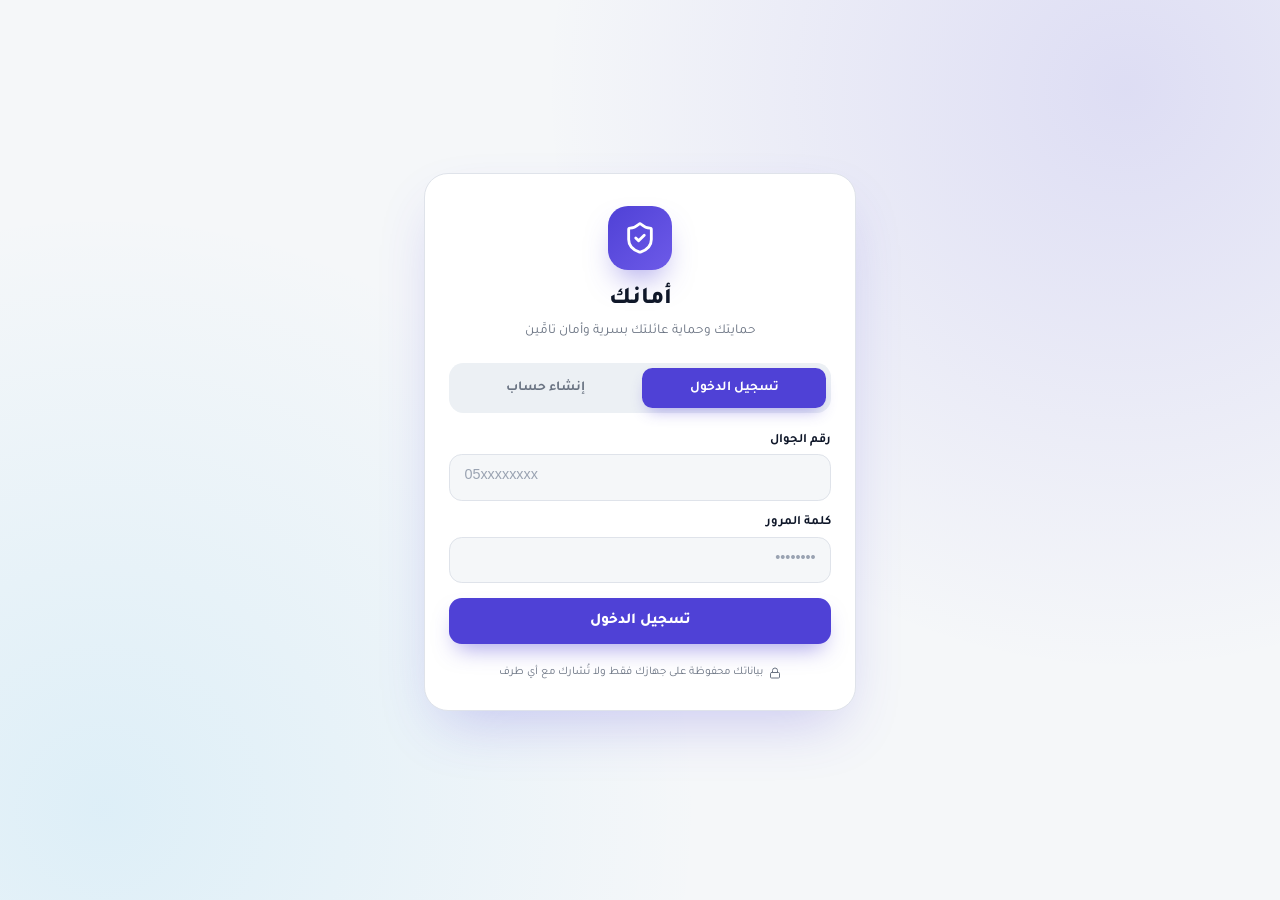
<file: link-device.html>
<!DOCTYPE html>
<html lang="ar" dir="rtl">
<head>
  <meta charset="UTF-8">
  <meta name="viewport" content="width=device-width, initial-scale=1.0">
  <title>ربط الأجهزة | أمانك</title>
  <meta name="description" content="اربط جوالك بجوال طفلك لتصلك التنبيهات فوراً">
  <link rel="icon" type="image/svg+xml" href="data:image/svg+xml,%3Csvg xmlns='http://www.w3.org/2000/svg' viewBox='0 0 64 64'%3E%3Crect width='64' height='64' rx='16' fill='%234F41D6'/%3E%3Ctext x='32' y='45' font-size='36' font-weight='bold' text-anchor='middle' fill='white' font-family='Tajawal, Arial, sans-serif'%3Eأ%3C/text%3E%3C/svg%3E">
  <link rel="stylesheet" href="css/style.css">
  <script>
    /* هذه الخطوة تتطلب تسجيل دخول أولاً */
    (function () {
      try {
        if (!localStorage.getItem('amanak_session')) { location.replace('login.html'); return; }
        if (localStorage.getItem('amanak_linked')) { location.replace('index.html'); }
      } catch (e) { }
    })();
  </script>
</head>
<body class="auth-body">

  <main class="auth-card wide" data-animate>

    <span class="step-badge">الخطوة الأخيرة قبل البدء</span>

    <!-- الشعار -->
    <div class="auth-logo">
      <svg xmlns="http://www.w3.org/2000/svg" width="34" height="34" viewBox="0 0 24 24" fill="none" stroke="currentColor" stroke-width="2" stroke-linecap="round" stroke-linejoin="round"><path d="M9 17H7A5 5 0 0 1 7 7h2"/><path d="M15 7h2a5 5 0 1 1 0 10h-2"/><line x1="8" x2="16" y1="12" y2="12"/></svg>
    </div>
    <h1 class="auth-title">ربط الأجهزة</h1>
    <p class="auth-sub">أدخل البريد الإلكتروني لولي الأمر والبريد الإلكتروني للطفل<br>لربط الجهازين معاً وتصلك التنبيهات فوراً</p>

    <!-- رسالة النجاح -->
    <div class="devices-ok" id="devicesOk" role="status">
      <svg xmlns="http://www.w3.org/2000/svg" width="18" height="18" viewBox="0 0 24 24" fill="none" stroke="currentColor" stroke-width="2.5" stroke-linecap="round" stroke-linejoin="round"><path d="M21.801 10A10 10 0 1 1 17 3.335"/><path d="m9 11 3 3L22 4"/></svg>
      <span>تم ربط الجهازين بنجاح — جارٍ فتح التطبيق...</span>
    </div>

    <!-- مربعا الجهازين -->
    <form id="linkForm" novalidate>
      <div class="devices-row">

        <div class="device-box parent" id="parentBox">
          <div class="device-icon">
            <svg xmlns="http://www.w3.org/2000/svg" width="26" height="26" viewBox="0 0 24 24" fill="none" stroke="currentColor" stroke-width="2" stroke-linecap="round" stroke-linejoin="round"><path d="M20 13c0 5-3.5 7.5-7.66 8.95a1 1 0 0 1-.67-.01C7.5 20.5 4 18 4 13V6a1 1 0 0 1 1-1c2 0 4.5-1.2 6.24-2.72a1.17 1.17 0 0 1 1.52 0C14.51 3.81 17 5 19 5a1 1 0 0 1 1 1z"/></svg>
          </div>
          <p class="device-name">بريد ولي الأمر الإلكتروني</p>
          <p class="device-sub">تستلم عليه التنبيهات</p>
          <input type="email" id="parentEmail" class="device-input" placeholder="name@example.com" maxlength="100" dir="ltr" inputmode="email" autocomplete="email" spellcheck="false" aria-label="البريد الإلكتروني لولي الأمر">
        </div>

        <div class="device-linker" aria-hidden="true">
          <svg xmlns="http://www.w3.org/2000/svg" width="18" height="18" viewBox="0 0 24 24" fill="none" stroke="currentColor" stroke-width="2" stroke-linecap="round" stroke-linejoin="round"><path d="M9 17H7A5 5 0 0 1 7 7h2"/><path d="M15 7h2a5 5 0 1 1 0 10h-2"/><line x1="8" x2="16" y1="12" y2="12"/></svg>
        </div>

        <div class="device-box child" id="childBox">
          <div class="device-icon">
            <svg xmlns="http://www.w3.org/2000/svg" width="26" height="26" viewBox="0 0 24 24" fill="none" stroke="currentColor" stroke-width="2" stroke-linecap="round" stroke-linejoin="round"><rect width="14" height="20" x="5" y="2" rx="2" ry="2"/><path d="M12 18h.01"/></svg>
          </div>
          <p class="device-name">بريد الطفل الإلكتروني</p>
          <p class="device-sub">يُراقب نشاطه</p>
          <input type="email" id="childEmail" class="device-input" placeholder="name@example.com" maxlength="100" dir="ltr" inputmode="email" autocomplete="email" spellcheck="false" aria-label="البريد الإلكتروني للطفل">
        </div>

      </div>

      <!-- رسالة عامة -->
      <div class="auth-msg" id="linkMsg" role="alert" style="margin-bottom:0.9rem;"></div>

      <button type="submit" class="auth-btn" id="linkDevicesBtn" disabled>ربط الأجهزة وبدء المراقبة</button>
    </form>

    <p class="auth-note">
      <svg style="vertical-align:middle; margin-left:0.25rem;" xmlns="http://www.w3.org/2000/svg" width="12" height="12" viewBox="0 0 24 24" fill="none" stroke="currentColor" stroke-width="2" stroke-linecap="round" stroke-linejoin="round"><rect width="18" height="11" x="3" y="11" rx="2" ry="2"/><path d="M7 11V7a5 5 0 0 1 10 0v4"/></svg>
      الربط يتم بشكل مشفّر وآمن — يمكنك تعديل الأجهزة المرتبطة لاحقاً من صفحة «طفلك»
    </p>

    <p class="auth-footer">
      <button class="btn-logout" id="logoutBtn" type="button">
        <svg xmlns="http://www.w3.org/2000/svg" width="12" height="12" viewBox="0 0 24 24" fill="none" stroke="currentColor" stroke-width="2" stroke-linecap="round" stroke-linejoin="round"><path d="M9 21H5a2 2 0 0 1-2-2V5a2 2 0 0 1 2-2h4"/><polyline points="16 17 21 12 16 7"/><line x1="21" x2="9" y1="12" y2="12"/></svg>
        تسجيل الخروج
      </button>
    </p>

  </main>

  <script src="js/main.js"></script>
</body>
</html>
</file>
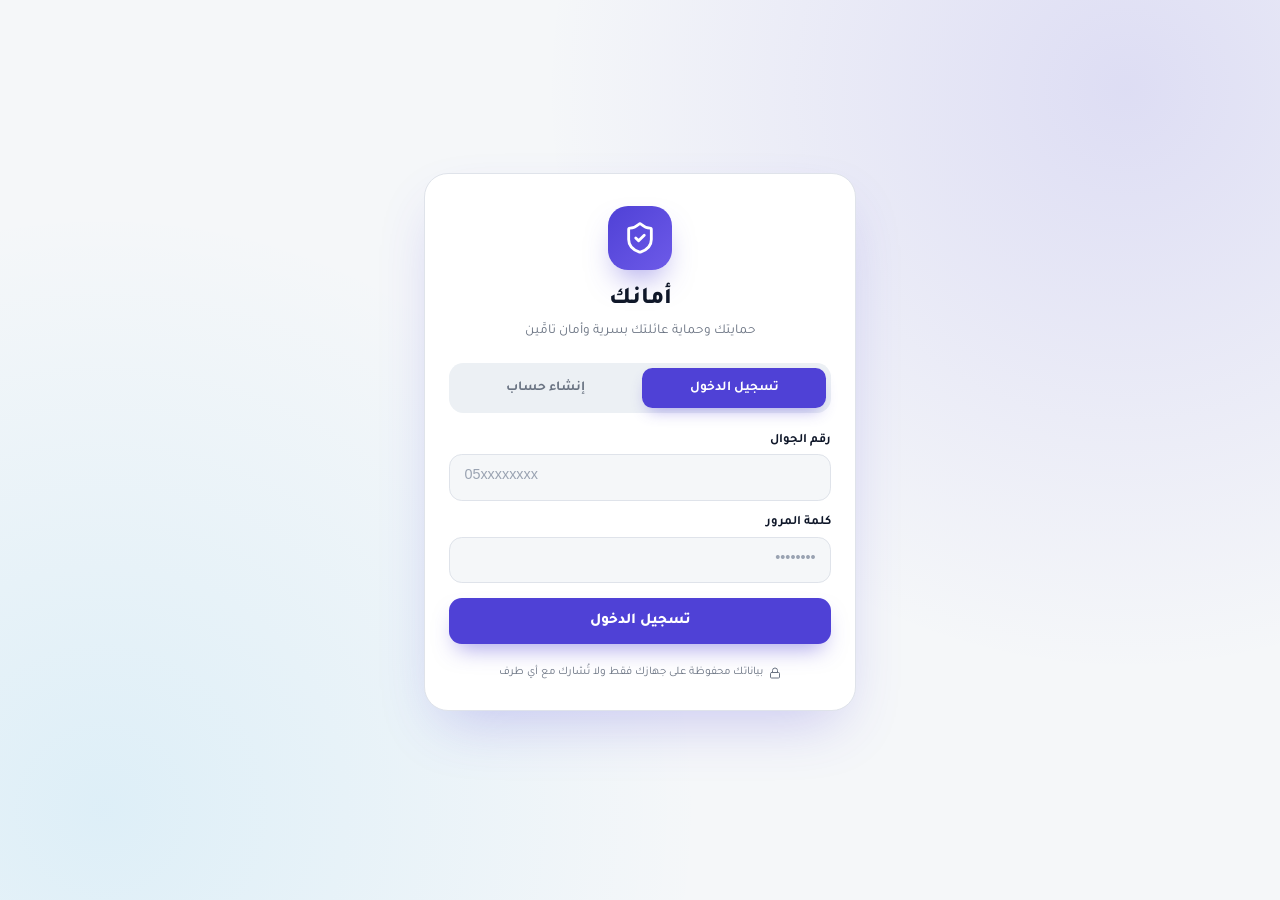
<file: login.html>
<!DOCTYPE html>
<html lang="ar" dir="rtl">
<head>
  <meta charset="UTF-8">
  <meta name="viewport" content="width=device-width, initial-scale=1.0">
  <title>تسجيل الدخول | أمانك</title>
  <meta name="description" content="سجّل دخولك إلى أمانك أو أنشئ حساباً جديداً لتبدأ حماية عائلتك">
  <link rel="icon" type="image/svg+xml" href="data:image/svg+xml,%3Csvg xmlns='http://www.w3.org/2000/svg' viewBox='0 0 64 64'%3E%3Crect width='64' height='64' rx='16' fill='%234F41D6'/%3E%3Ctext x='32' y='45' font-size='36' font-weight='bold' text-anchor='middle' fill='white' font-family='Tajawal, Arial, sans-serif'%3Eأ%3C/text%3E%3C/svg%3E">
  <link rel="stylesheet" href="css/style.css">
  <script>
    /* لو كان مسجلاً ومرتبطاً يدخل التطبيق مباشرة — ولو مسجل غير مرتبط يذهب لربط الأجهزة */
    (function () {
      try {
        if (localStorage.getItem('amanak_session')) {
          location.replace(localStorage.getItem('amanak_linked') ? 'index.html' : 'link-device.html');
        }
      } catch (e) { }
    })();
  </script>
</head>
<body class="auth-body">

  <main class="auth-card" data-animate>

    <!-- الشعار -->
    <div class="auth-logo">
      <svg xmlns="http://www.w3.org/2000/svg" width="34" height="34" viewBox="0 0 24 24" fill="none" stroke="currentColor" stroke-width="2" stroke-linecap="round" stroke-linejoin="round"><path d="M20 13c0 5-3.5 7.5-7.66 8.95a1 1 0 0 1-.67-.01C7.5 20.5 4 18 4 13V6a1 1 0 0 1 1-1c2 0 4.5-1.2 6.24-2.72a1.17 1.17 0 0 1 1.52 0C14.51 3.81 17 5 19 5a1 1 0 0 1 1 1z"/><path d="m9 12 2 2 4-4"/></svg>
    </div>
    <h1 class="auth-title">أمانك</h1>
    <p class="auth-sub">حمايتك وحماية عائلتك بسرية وأمان تامَّين</p>

    <!-- تبويبات الدخول / إنشاء الحساب -->
    <div class="auth-tabs" role="tablist">
      <button class="auth-tab active" id="tabLogin" data-panel="loginPanel" role="tab" aria-selected="true">تسجيل الدخول</button>
      <button class="auth-tab" id="tabSignup" data-panel="signupPanel" role="tab" aria-selected="false">إنشاء حساب</button>
    </div>

    <!-- رسالة عامة -->
    <div class="auth-msg" id="authMsg" role="alert"></div>

    <!-- ===== نموذج تسجيل الدخول ===== -->
    <form class="auth-form active" id="loginPanel" novalidate>
      <div class="auth-field">
        <label for="loginPhone">رقم الجوال</label>
        <input type="tel" id="loginPhone" class="auth-input" placeholder="05xxxxxxxx" maxlength="10" dir="ltr" autocomplete="tel">
      </div>
      <div class="auth-field">
        <label for="loginPass">كلمة المرور</label>
        <input type="password" id="loginPass" class="auth-input" placeholder="••••••••" autocomplete="current-password">
      </div>
      <button type="submit" class="auth-btn">تسجيل الدخول</button>
    </form>

    <!-- ===== نموذج إنشاء الحساب ===== -->
    <form class="auth-form" id="signupPanel" novalidate>
      <div class="auth-field">
        <label for="signupName">الاسم</label>
        <input type="text" id="signupName" class="auth-input" placeholder="مثال: أبو أحمد" autocomplete="name">
      </div>
      <div class="auth-field">
        <label for="signupPhone">رقم الجوال</label>
        <input type="tel" id="signupPhone" class="auth-input" placeholder="05xxxxxxxx" maxlength="10" dir="ltr" autocomplete="tel">
        <p class="auth-hint">يُستخدم رقم الجوال للدخول وربط أجهزة أطفالك.</p>
      </div>
      <div class="auth-field">
        <label for="signupPass">كلمة المرور</label>
        <input type="password" id="signupPass" class="auth-input" placeholder="6 أحرف على الأقل" autocomplete="new-password">
      </div>
      <div class="auth-field">
        <label for="signupPass2">تأكيد كلمة المرور</label>
        <input type="password" id="signupPass2" class="auth-input" placeholder="••••••••" autocomplete="new-password">
      </div>
      <button type="submit" class="auth-btn">إنشاء الحساب والبدء</button>
    </form>

    <p class="auth-footer">
      <svg xmlns="http://www.w3.org/2000/svg" width="12" height="12" viewBox="0 0 24 24" fill="none" stroke="currentColor" stroke-width="2" stroke-linecap="round" stroke-linejoin="round"><rect width="18" height="11" x="3" y="11" rx="2" ry="2"/><path d="M7 11V7a5 5 0 0 1 10 0v4"/></svg>
      بياناتك محفوظة على جهازك فقط ولا تُشارك مع أي طرف
    </p>

  </main>

  <script src="js/main.js"></script>
</body>
</html>
</file>
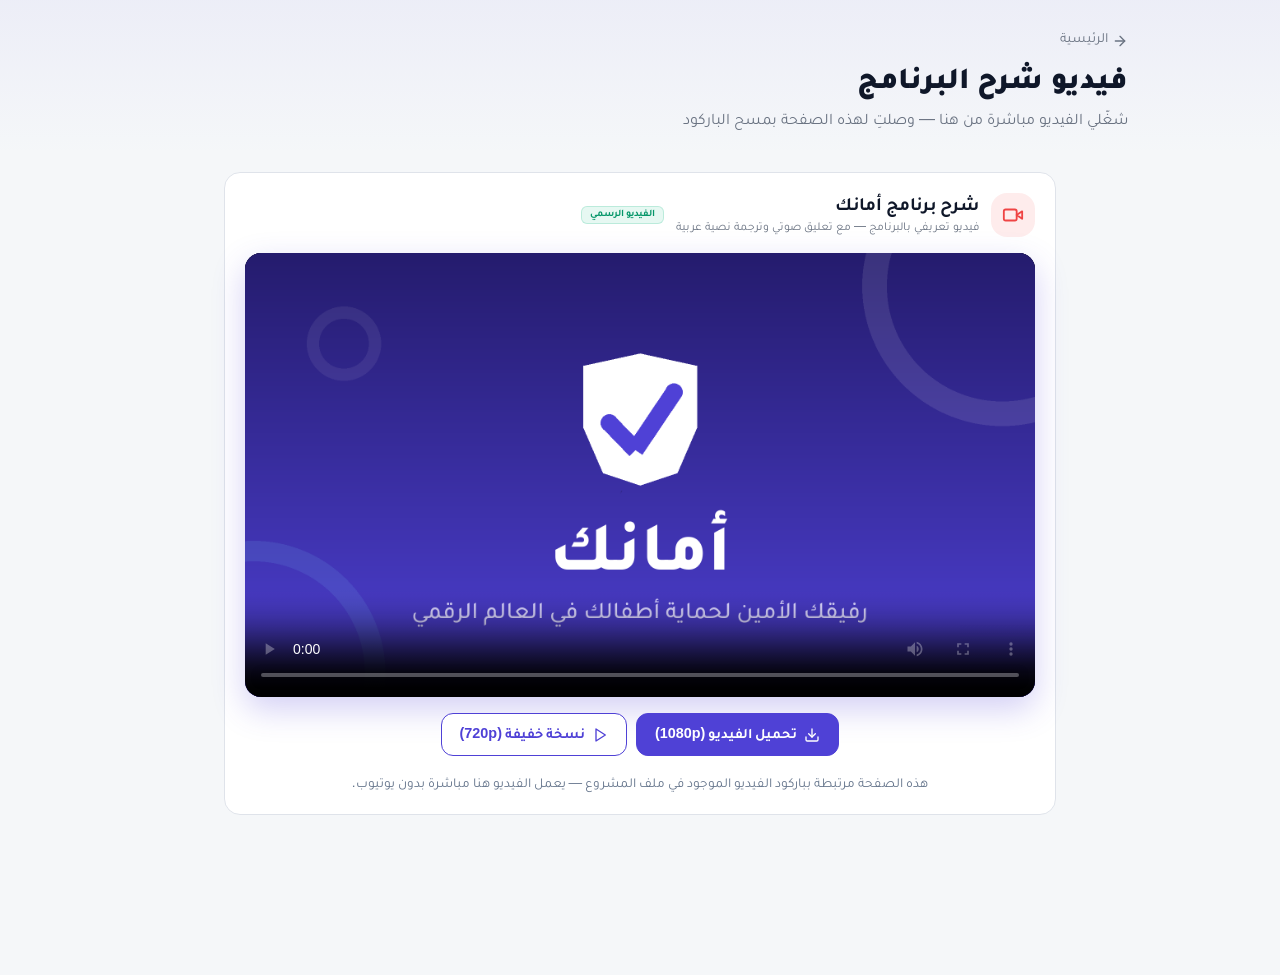
<file: video.html>
<!DOCTYPE html>
<html lang="ar" dir="rtl">
<head>
  <meta charset="UTF-8">
  <meta name="viewport" content="width=device-width, initial-scale=1.0">
  <title>فيديو شرح البرنامج | أمانك</title>
  <meta name="description" content="فيديو شرح برنامج أمانك — صفحة العرض المباشرة للفيديو عند مسح الباركود">
  <link rel="icon" type="image/svg+xml" href="data:image/svg+xml,%3Csvg xmlns='http://www.w3.org/2000/svg' viewBox='0 0 64 64'%3E%3Crect width='64' height='64' rx='16' fill='%234F41D6'/%3E%3Ctext x='32' y='45' font-size='36' font-weight='bold' text-anchor='middle' fill='white' font-family='Tajawal, Arial, sans-serif'%3Eأ%3C/text%3E%3C/svg%3E">
  <link rel="stylesheet" href="css/style.css">
  <style>
    .video-stage { background: #0f0d2e; border-radius: 1rem; overflow: hidden; box-shadow: 0 12px 32px rgba(79,65,214,.25); }
    .video-stage video { display: block; width: 100%; aspect-ratio: 16/9; background: #0f0d2e; }
    .video-tools { display: flex; gap: .6rem; flex-wrap: wrap; justify-content: center; margin-top: 1rem; }
    .video-btn { display: inline-flex; align-items: center; gap: .45rem; padding: .65rem 1.1rem; border-radius: .75rem; font-weight: 700; font-size: .9rem; text-decoration: none; border: 1.5px solid #4F41D6; color: #4F41D6; background: #fff; transition: .2s; }
    .video-btn:hover { background: #4F41D6; color: #fff; }
    .video-btn.solid { background: #4F41D6; color: #fff; }
    .video-btn.solid:hover { background: #3d31b8; }
    .qr-hint { text-align: center; color: #64748B; font-size: .85rem; margin-top: 1.2rem; }
  </style>
</head>
<body>

<div class="page-wrap">
  <main class="page-content">

    <!-- ===== الترويسة ===== -->
    <div class="page-header primary-grad">
      <div class="container">
        <a class="back-link" href="index.html">
          <svg xmlns="http://www.w3.org/2000/svg" width="16" height="16" viewBox="0 0 24 24" fill="none" stroke="currentColor" stroke-width="2" stroke-linecap="round" stroke-linejoin="round"><path d="M5 12h14"/><path d="m12 5 7 7-7 7"/></svg>
          الرئيسية
        </a>
        <div data-animate>
          <h1 class="page-title">فيديو شرح البرنامج</h1>
          <p class="page-subtitle">شغّلي الفيديو مباشرة من هنا — وصلتِ لهذه الصفحة بمسح الباركود</p>
        </div>
      </div>
    </div>

    <div class="container" style="padding-bottom:2.5rem;">

      <!-- ===== المشغل ===== -->
      <section class="video-card" data-animate style="margin-top:1rem;">
        <div class="video-head">
          <div class="video-head-icon">
            <svg xmlns="http://www.w3.org/2000/svg" width="22" height="22" viewBox="0 0 24 24" fill="none" stroke="currentColor" stroke-width="2" stroke-linecap="round" stroke-linejoin="round"><path d="m22 8-6 4 6 4V8Z"/><rect width="14" height="12" x="2" y="6" rx="2"/></svg>
          </div>
          <div>
            <h3 class="link-card-title">شرح برنامج أمانك</h3>
            <p class="link-card-sub">فيديو تعريفي بالبرنامج — مع تعليق صوتي وترجمة نصية عربية</p>
          </div>
          <span class="badge emerald">الفيديو الرسمي</span>
        </div>

        <div class="video-stage">
          <video id="amanakVideo" controls playsinline preload="metadata" poster="images/video-poster.png">
            <source src="media/amanak-intro-1080p.mp4" type="video/mp4">
            متصفحك لا يدعم تشغيل الفيديو — حمّليه من الزر بالأسفل.
          </video>
        </div>

        <div class="video-tools">
          <a class="video-btn solid" href="media/amanak-intro-1080p.mp4" download="amanak-intro.mp4">
            <svg xmlns="http://www.w3.org/2000/svg" width="16" height="16" viewBox="0 0 24 24" fill="none" stroke="currentColor" stroke-width="2" stroke-linecap="round" stroke-linejoin="round"><path d="M21 15v4a2 2 0 0 1-2 2H5a2 2 0 0 1-2-2v-4"/><path d="m7 10 5 5 5-5"/><path d="M12 15V3"/></svg>
            تحميل الفيديو (1080p)
          </a>
          <a class="video-btn" href="media/amanak-intro-720p.mp4">
            <svg xmlns="http://www.w3.org/2000/svg" width="16" height="16" viewBox="0 0 24 24" fill="none" stroke="currentColor" stroke-width="2" stroke-linecap="round" stroke-linejoin="round"><polygon points="6 3 20 12 6 21 6 3"/></svg>
            نسخة خفيفة (720p)
          </a>
        </div>

        <p class="qr-hint">هذه الصفحة مرتبطة بباركود الفيديو الموجود في ملف المشروع — يعمل الفيديو هنا مباشرة بدون يوتيوب.</p>
      </section>

    </div>
  </main>
</div>

<script src="js/main.js"></script>
</body>
</html>
</file>
<file: css/style.css>
/* =========================================================
   أمانك — Safe Guard | ملف التصميم الرئيسي
   نسخة مطابقة من التصميم الأصلي (Tajawal + باستيل بنفسجي)
   ========================================================= */

/* ---------- الخطوط المحلية (تعمل بدون إنترنت) ---------- */
@font-face {
  font-family: 'Tajawal';
  font-style: normal;
  font-weight: 400;
  font-display: swap;
  src: url('../fonts/Tajawal-Regular.woff2') format('woff2');
}
@font-face {
  font-family: 'Tajawal';
  font-style: normal;
  font-weight: 500;
  font-display: swap;
  src: url('../fonts/Tajawal-Medium.woff2') format('woff2');
}
@font-face {
  font-family: 'Tajawal';
  font-style: normal;
  font-weight: 700;
  font-display: swap;
  src: url('../fonts/Tajawal-Bold.woff2') format('woff2');
}
@font-face {
  font-family: 'Tajawal';
  font-style: normal;
  font-weight: 800;
  font-display: swap;
  src: url('../fonts/Tajawal-ExtraBold.woff2') format('woff2');
}
@font-face {
  font-family: 'Tajawal';
  font-style: normal;
  font-weight: 900;
  font-display: swap;
  src: url('../fonts/Tajawal-Black.woff2') format('woff2');
}

/* ---------- متغيرات الهوية (مطابقة للأصل) ---------- */
:root {
  --background: #F5F7F9;          /* hsl(220 25% 97%) */
  --foreground: #0F1729;          /* hsl(222 47% 11%) */
  --card: #FFFFFF;
  --card-foreground: #0F1729;
  --primary: #4F41D6;             /* hsl(245 58% 51%) */
  --primary-foreground: #FFFFFF;
  --secondary: #E8ECF1;           /* hsl(220 20% 93%) */
  --muted: #ECF0F4;               /* hsl(220 15% 94%) */
  --muted-foreground: #6A7382;    /* hsl(220 10% 46%) */
  --accent: #0EA5E9;              /* hsl(199 89% 48%) */
  --accent-foreground: #FFFFFF;
  --border: #DFE3EA;              /* hsl(220 13% 89%) */
  --ring: #4F41D6;
  --radius: 0.75rem;

  /* ألوان الحالة */
  --emerald: #10B981;
  --emerald-bg: rgba(16, 185, 129, 0.1);
  --red: #EF4444;
  --red-bg: rgba(239, 68, 68, 0.1);
  --orange: #F97316;
  --orange-bg: rgba(249, 115, 22, 0.1);
  --dark: #1E293B;
}

/* ---------- الأساسيات ---------- */
* { box-sizing: border-box; margin: 0; padding: 0; }

html { scroll-behavior: smooth; }

body {
  font-family: 'Tajawal', 'Segoe UI', Tahoma, Arial, sans-serif;
  background: var(--background);
  color: var(--foreground);
  direction: rtl;
  min-height: 100vh;
  -webkit-font-smoothing: antialiased;
  text-rendering: optimizeLegibility;
}

a { color: inherit; text-decoration: none; }
button { font-family: inherit; cursor: pointer; border: none; background: none; }
input { font-family: inherit; }
img { max-width: 100%; display: block; }

/* ---------- الحاوية الرئيسية ---------- */
.page-wrap {
  min-height: 100vh;
  display: flex;
  flex-direction: column;
}
.page-content {
  flex: 1;
  padding-bottom: 6.5rem; /* مساحة للشريط السفلي */
}
.container {
  max-width: 32rem; /* max-w-lg */
  margin-inline: auto;
  padding-inline: 1.5rem;
}

/* ---------- شريط التنقل السفلي العائم ---------- */
.bottom-nav {
  position: fixed;
  bottom: 0;
  inset-inline: 0;
  z-index: 50;
}
.bottom-nav-inner {
  margin: 0 1rem 1rem;
  max-width: 32rem;
}
@media (min-width: 1024px) {
  .bottom-nav-inner { margin-inline: auto; }
}
.nav-pill {
  background: rgba(255, 255, 255, 0.85);
  backdrop-filter: blur(24px);
  -webkit-backdrop-filter: blur(24px);
  border: 1px solid rgba(223, 227, 234, 0.6);
  border-radius: 1rem;
  box-shadow: 0 25px 50px -12px rgba(0, 0, 0, 0.4);
}
.nav-items {
  display: flex;
  align-items: center;
  justify-content: space-around;
  padding: 0.5rem 0.5rem;
}
.nav-item {
  display: flex;
  flex-direction: column;
  align-items: center;
  gap: 0.25rem;
  padding: 0.5rem 1rem;
  border-radius: 0.75rem;
  flex: 1;
  color: var(--muted-foreground);
  transition: color 0.3s;
}
.nav-item:hover { color: var(--foreground); }
.nav-item .nav-icon {
  padding: 0.5rem;
  border-radius: 0.75rem;
  transition: all 0.3s;
  display: flex;
}
.nav-item .nav-label {
  font-size: 10px;
  font-weight: 500;
}
.nav-item.active { color: var(--primary); }
.nav-item.active .nav-icon {
  background: rgba(79, 65, 214, 0.15);
  box-shadow: 0 10px 15px -3px rgba(79, 65, 214, 0.2);
}
.nav-item.active .nav-icon svg { stroke-width: 2.5; }
.nav-item.active .nav-label { color: var(--primary); }

/* ---------- قسم البطل (الرئيسية) ---------- */
.hero {
  position: relative;
  overflow: hidden;
  padding: 3.5rem 1.5rem 2.5rem;
}
.hero::before {
  content: '';
  position: absolute;
  top: 0; right: 0;
  width: 18rem; height: 18rem;
  background: rgba(79, 65, 214, 0.08);
  border-radius: 9999px;
  filter: blur(64px);
  pointer-events: none;
}
.hero::after {
  content: '';
  position: absolute;
  bottom: 0; left: 0;
  width: 14rem; height: 14rem;
  background: rgba(14, 165, 233, 0.06);
  border-radius: 9999px;
  filter: blur(64px);
  pointer-events: none;
}
.hero-inner {
  position: relative;
  max-width: 32rem;
  margin-inline: auto;
  text-align: center;
}
.hero-icon {
  display: inline-flex;
  align-items: center;
  justify-content: center;
  width: 5rem; height: 5rem;
  border-radius: 1.5rem;
  background: rgba(79, 65, 214, 0.1);
  border: 1px solid rgba(79, 65, 214, 0.2);
  margin-bottom: 1.5rem;
  box-shadow: 0 25px 50px -12px rgba(79, 65, 214, 0.2);
  color: var(--primary);
}
.hero-title {
  /* حجم سائل يتدرج تلقائياً مع عرض الشاشة (هاتف ← لوحي ← كمبيوتر) */
  font-size: clamp(2.4rem, 3vw + 1.4rem, 3.25rem);
  font-weight: 900;
  letter-spacing: -0.025em;
  margin-bottom: 0.75rem;
}
.hero-subtitle {
  color: var(--muted-foreground);
  font-size: 1rem;
  line-height: 1.625;
  max-width: 20rem;
  margin-inline: auto;
}

/* ---------- بطاقات الأقسام في الرئيسية ---------- */
.home-cards {
  display: flex;
  flex-direction: column;
  gap: 0.75rem;
  padding-bottom: 2rem;
}
.feature-card {
  display: block;
  border-radius: 1rem;
  padding: 1.25rem;
  border: 1px solid;
  transition: all 0.3s;
  position: relative;
  overflow: hidden;
}
.feature-card:hover {
  transform: scale(1.01);
  box-shadow: 0 20px 25px -5px rgba(0, 0, 0, 0.1), 0 8px 10px -6px rgba(0, 0, 0, 0.1);
}
.feature-card-inner {
  display: flex;
  align-items: center;
  gap: 1rem;
}
.feature-card.emerald {
  background: linear-gradient(to left, rgba(16, 185, 129, 0.2), rgba(16, 185, 129, 0.05));
  border-color: rgba(16, 185, 129, 0.2);
}
.feature-card.emerald:hover { box-shadow: 0 20px 25px -5px rgba(16,185,129,.15), 0 8px 10px -6px rgba(16,185,129,.1); }
.feature-card.primary {
  background: linear-gradient(to left, rgba(79, 65, 214, 0.2), rgba(79, 65, 214, 0.05));
  border-color: rgba(79, 65, 214, 0.2);
}
.feature-card.primary:hover { box-shadow: 0 20px 25px -5px rgba(79,65,214,.15), 0 8px 10px -6px rgba(79,65,214,.1); }
.feature-card.accent {
  background: linear-gradient(to left, rgba(14, 165, 233, 0.2), rgba(14, 165, 233, 0.05));
  border-color: rgba(14, 165, 233, 0.2);
}
.feature-card.accent:hover { box-shadow: 0 20px 25px -5px rgba(14,165,233,.15), 0 8px 10px -6px rgba(14,165,233,.1); }

.feature-icon {
  flex-shrink: 0;
  width: 3.5rem; height: 3.5rem;
  border-radius: 1rem;
  display: flex;
  align-items: center;
  justify-content: center;
  border: 1px solid;
}
.feature-card.emerald .feature-icon {
  background: rgba(16, 185, 129, 0.1);
  border-color: rgba(16, 185, 129, 0.2);
  color: var(--emerald);
}
.feature-card.primary .feature-icon {
  background: rgba(79, 65, 214, 0.1);
  border-color: rgba(79, 65, 214, 0.2);
  color: var(--primary);
}
.feature-card.accent .feature-icon {
  background: rgba(14, 165, 233, 0.1);
  border-color: rgba(14, 165, 233, 0.2);
  color: var(--accent);
}
.feature-text { flex: 1; min-width: 0; }
.feature-title {
  font-size: 1rem;
  font-weight: 700;
  margin-bottom: 0.125rem;
}
.feature-desc {
  font-size: 0.875rem;
  color: var(--muted-foreground);
}
.feature-arrow {
  opacity: 0.6;
  transition: opacity 0.3s;
}
.feature-card:hover .feature-arrow { opacity: 1; }
.feature-card.emerald .feature-arrow { color: var(--emerald); }
.feature-card.primary .feature-arrow { color: var(--primary); }
.feature-card.accent .feature-arrow { color: var(--accent); }

/* ---------- بطاقة الخصوصية ---------- */
.privacy-card {
  margin-top: 1rem;
  border-radius: 1rem;
  background: var(--card);
  border: 1px solid var(--border);
  padding: 1.25rem;
  display: flex;
  align-items: flex-start;
  gap: 0.75rem;
}
.privacy-icon {
  width: 2.5rem; height: 2.5rem;
  border-radius: 0.75rem;
  background: rgba(79, 65, 214, 0.1);
  border: 1px solid rgba(79, 65, 214, 0.2);
  display: flex;
  align-items: center;
  justify-content: center;
  flex-shrink: 0;
  color: var(--primary);
}
.privacy-title {
  font-weight: 700;
  font-size: 0.875rem;
  margin-bottom: 0.25rem;
}
.privacy-text {
  font-size: 0.75rem;
  color: var(--muted-foreground);
  line-height: 1.625;
}

/* ---------- ترويسة الصفحات الداخلية ---------- */
.page-header {
  position: relative;
  padding: 2rem 1.5rem 1.5rem;
}
.page-header.primary-grad { background: linear-gradient(to bottom, rgba(79,65,214,0.05), transparent); }
.page-header.accent-grad { background: linear-gradient(to bottom, rgba(14,165,233,0.05), transparent); }
.back-link {
  display: inline-flex;
  align-items: center;
  gap: 0.25rem;
  font-size: 0.875rem;
  color: var(--muted-foreground);
  margin-bottom: 1rem;
  transition: color 0.2s;
}
.back-link:hover { color: var(--foreground); }
.page-title {
  /* حجم سائل يتدرج مع عرض الشاشة */
  font-size: clamp(1.35rem, 1vw + 1.1rem, 2rem);
  font-weight: 900;
  margin-bottom: 0.5rem;
}
.page-subtitle {
  color: var(--muted-foreground);
}

/* ---------- البحث والفلاتر (صفحة التطبيقات) ---------- */
.search-wrap { position: relative; }
.search-icon {
  position: absolute;
  right: 0.75rem;
  top: 50%;
  transform: translateY(-50%);
  color: var(--muted-foreground);
  pointer-events: none;
}
.search-input {
  width: 100%;
  background: var(--card);
  border: 1px solid var(--border);
  border-radius: 1rem;
  padding: 0.75rem 2.5rem 0.75rem 1rem;
  font-size: 0.875rem;
  color: var(--foreground);
  outline: none;
  transition: box-shadow 0.2s;
}
.search-input::placeholder { color: var(--muted-foreground); }
.search-input:focus { box-shadow: 0 0 0 4px rgba(79, 65, 214, 0.3); }

.filter-row {
  display: flex;
  gap: 0.5rem;
}
.filter-btn {
  flex: 1;
  padding: 0.5rem;
  border-radius: 0.75rem;
  font-size: 0.875rem;
  font-weight: 700;
  transition: all 0.2s;
  background: var(--card);
  border: 1px solid var(--border);
  color: var(--muted-foreground);
}
.filter-btn.active {
  background: var(--primary);
  color: var(--primary-foreground);
  border-color: var(--primary);
}

/* ---------- قوائم التطبيقات ---------- */
.section-row { margin-top: 1rem; }
.section-heading {
  display: flex;
  align-items: center;
  gap: 0.5rem;
  margin-bottom: 0.75rem;
  font-weight: 700;
}
.app-list {
  display: flex;
  flex-direction: column;
  gap: 0.5rem;
}
.app-card {
  background: var(--card);
  border: 1px solid;
  border-radius: 1rem;
  padding: 1rem;
  display: flex;
  align-items: flex-start;
  gap: 0.75rem;
}
.app-card.safe { border-color: rgba(16, 185, 129, 0.2); }
.app-card.danger { border-color: rgba(239, 68, 68, 0.2); }
.app-emoji {
  width: 2.75rem; height: 2.75rem;
  border-radius: 0.75rem;
  display: flex;
  align-items: center;
  justify-content: center;
  font-size: 1.5rem;
  flex-shrink: 0;
}
.app-card.safe .app-emoji { background: rgba(16, 185, 129, 0.1); }
.app-card.danger .app-emoji { background: rgba(239, 68, 68, 0.1); }
.app-info { flex: 1; min-width: 0; }
.app-name-row {
  display: flex;
  align-items: center;
  gap: 0.5rem;
  margin-bottom: 0.125rem;
  flex-wrap: wrap;
}
.app-name {
  font-weight: 700;
  font-size: 0.875rem;
}
.app-category {
  font-size: 10px;
  background: var(--secondary);
  color: var(--muted-foreground);
  padding: 0.125rem 0.5rem;
  border-radius: 9999px;
}
.app-desc {
  font-size: 0.75rem;
  color: var(--muted-foreground);
}
.app-status {
  flex-shrink: 0;
  margin-top: 0.125rem;
}
.app-status.safe { color: var(--emerald); }
.app-status.danger { color: var(--red); }

/* ---------- بطاقة ربط الأجهزة (صفحة طفلك) ---------- */
.link-card {
  background: linear-gradient(to bottom-left, rgba(79,65,214,0.05), rgba(14,165,233,0.05));
  border: 1px solid rgba(79, 65, 214, 0.2);
  border-radius: 1rem;
  padding: 1.25rem;
}
.link-card-header {
  display: flex;
  align-items: center;
  gap: 0.75rem;
  margin-bottom: 1rem;
}
.link-card-icon {
  width: 2.75rem; height: 2.75rem;
  border-radius: 1rem;
  background: rgba(79, 65, 214, 0.1);
  display: flex;
  align-items: center;
  justify-content: center;
  color: var(--primary);
}
.link-card-title { font-weight: 700; }
.link-card-sub { font-size: 0.75rem; color: var(--muted-foreground); }
.tab-row {
  display: flex;
  gap: 0.5rem;
  margin-bottom: 1rem;
}
.tab-btn {
  flex: 1;
  display: flex;
  align-items: center;
  justify-content: center;
  gap: 0.375rem;
  padding: 0.5rem;
  border-radius: 0.75rem;
  font-size: 0.75rem;
  font-weight: 700;
  transition: all 0.2s;
  background: var(--card);
  border: 1px solid var(--border);
  color: var(--muted-foreground);
}
.tab-btn.active {
  background: var(--primary);
  color: #fff;
  border-color: var(--primary);
}
.link-info {
  background: var(--card);
  border-radius: 0.75rem;
  padding: 0.75rem;
  font-size: 0.875rem;
  color: var(--muted-foreground);
  line-height: 1.625;
  margin-bottom: 0.75rem;
}
.link-form {
  display: flex;
  gap: 0.5rem;
}
.phone-input {
  flex: 1;
  height: 2.25rem;
  border: 1px solid var(--border);
  border-radius: 0.75rem;
  padding: 0 0.75rem;
  font-size: 0.875rem;
  background: transparent;
  outline: none;
  direction: ltr;
  text-align: right;
  transition: box-shadow 0.2s;
}
.phone-input:focus { box-shadow: 0 0 0 4px rgba(79, 65, 214, 0.3); }
.phone-input::placeholder { color: var(--muted-foreground); }
.btn-link {
  background: var(--primary);
  color: #fff;
  height: 2.25rem;
  padding: 0 1.25rem;
  border-radius: 0.75rem;
  font-size: 0.875rem;
  font-weight: 500;
  transition: background 0.2s;
}
.btn-link:disabled { opacity: 0.5; cursor: not-allowed; }
.btn-link:not(:disabled):hover { background: #4438bd; }

/* ---------- بطاقة حالة المراقبة ---------- */
.status-card {
  background: var(--card);
  border: 1px solid var(--border);
  border-radius: 1rem;
  padding: 1.25rem;
}
.status-header {
  display: flex;
  align-items: center;
  justify-content: space-between;
  margin-bottom: 1rem;
}
.status-id {
  display: flex;
  align-items: center;
  gap: 0.75rem;
}
.status-icon {
  width: 3rem; height: 3rem;
  border-radius: 1rem;
  display: flex;
  align-items: center;
  justify-content: center;
  background: var(--emerald-bg);
  color: var(--emerald);
}
.status-title { font-weight: 700; }
.status-live {
  display: flex;
  align-items: center;
  gap: 0.375rem;
  margin-top: 0.125rem;
}
.pulse-dot {
  width: 0.5rem; height: 0.5rem;
  border-radius: 9999px;
  background: var(--emerald);
  animation: pulse 2s cubic-bezier(0.4, 0, 0.6, 1) infinite;
}
@keyframes pulse {
  0%, 100% { opacity: 1; }
  50% { opacity: 0.4; }
}
.status-live-text {
  font-size: 0.75rem;
  font-weight: 500;
  color: var(--emerald);
}
.btn-stop {
  display: inline-flex;
  align-items: center;
  gap: 0.375rem;
  border: 1px solid var(--border);
  background: transparent;
  height: 2rem;
  padding: 0 0.75rem;
  border-radius: 0.75rem;
  font-size: 0.75rem;
  font-weight: 500;
  transition: all 0.2s;
}
.btn-stop:hover { background: var(--accent); color: #fff; }

.stats-grid {
  display: grid;
  grid-template-columns: repeat(3, 1fr);
  gap: 0.75rem;
}
.stat-box {
  background: rgba(232, 236, 241, 0.5);
  border-radius: 0.75rem;
  padding: 0.75rem;
  text-align: center;
}
.stat-box svg { margin: 0 auto 0.25rem; }
.stat-value {
  font-size: 1.125rem;
  font-weight: 700;
}
.stat-label {
  font-size: 10px;
  color: var(--muted-foreground);
}

/* ---------- زر تنبيه تجريبي ---------- */
.btn-dashed {
  width: 100%;
  height: 3rem;
  border: 2px dashed var(--border);
  border-radius: 0.75rem;
  display: flex;
  align-items: center;
  justify-content: center;
  gap: 0.5rem;
  color: var(--foreground);
  font-size: 0.875rem;
  font-weight: 500;
  transition: all 0.2s;
  background: transparent;
}
.btn-dashed:hover { background: var(--muted); }

/* ---------- التنبيهات ---------- */
.alerts-heading {
  font-weight: 700;
  margin: 0.25rem 0 0.75rem;
  display: flex;
  align-items: center;
  gap: 0.5rem;
}
.alerts-heading.muted-h { color: var(--muted-foreground); font-size: 0.875rem; }
.alert-list {
  display: flex;
  flex-direction: column;
  gap: 0.75rem;
}
.alert-card {
  background: var(--card);
  border: 1px solid var(--border);
  border-radius: 1rem;
  padding: 1rem;
  transition: all 0.2s;
}
.alert-card:hover { box-shadow: 0 4px 6px -1px rgba(0,0,0,.1), 0 2px 4px -2px rgba(0,0,0,.1); }
.alert-card.resolved { opacity: 0.6; }
.alert-inner {
  display: flex;
  align-items: flex-start;
  gap: 0.75rem;
}
.alert-icon {
  width: 2.5rem; height: 2.5rem;
  border-radius: 0.75rem;
  display: flex;
  align-items: center;
  justify-content: center;
  flex-shrink: 0;
}
.alert-icon.red { background: var(--red-bg); color: var(--red); }
.alert-icon.orange { background: var(--orange-bg); color: var(--orange); }
.alert-icon.blue { background: rgba(14,165,233,0.1); color: var(--accent); }
.alert-body { flex: 1; min-width: 0; }
.alert-name-row {
  display: flex;
  align-items: center;
  gap: 0.5rem;
  margin-bottom: 0.25rem;
  flex-wrap: wrap;
}
.alert-name { font-weight: 700; font-size: 0.875rem; }
.badge {
  display: inline-flex;
  align-items: center;
  font-size: 10px;
  font-weight: 600;
  padding: 0.125rem 0.5rem;
  border-radius: 0.375rem;
  border: 1px solid;
}
.badge.red { background: var(--red-bg); color: #DC2626; border-color: rgba(239,68,68,0.2); }
.badge.emerald { background: var(--emerald-bg); color: #059669; border-color: rgba(16,185,129,0.2); }
.badge.orange { background: var(--orange-bg); color: #EA580C; border-color: rgba(249,115,22,0.2); }
.alert-desc {
  font-size: 0.875rem;
  color: var(--muted-foreground);
  line-height: 1.625;
}
.alert-footer {
  display: flex;
  align-items: center;
  justify-content: space-between;
  margin-top: 0.75rem;
}
.alert-time { font-size: 11px; color: var(--muted-foreground); }
.btn-resolve {
  display: inline-flex;
  align-items: center;
  gap: 0.375rem;
  border-radius: 0.375rem;
  padding: 0 0.75rem;
  height: 1.75rem;
  font-size: 0.75rem;
  font-weight: 500;
  color: #059669;
  transition: all 0.2s;
}
.btn-resolve:hover { background: var(--emerald-bg); }

/* ---------- المميزات القادمة ---------- */
.upcoming-grid {
  display: grid;
  grid-template-columns: repeat(2, 1fr);
  gap: 0.75rem;
}
.upcoming-card {
  background: var(--card);
  border: 1px solid var(--border);
  border-radius: 1rem;
  padding: 1rem;
  position: relative;
  overflow: hidden;
}
.upcoming-icon {
  width: 2.25rem; height: 2.25rem;
  border-radius: 0.75rem;
  display: flex;
  align-items: center;
  justify-content: center;
  margin-bottom: 0.75rem;
}
.upcoming-icon.orange { background: var(--orange-bg); color: var(--orange); }
.upcoming-icon.primary { background: rgba(79,65,214,0.1); color: var(--primary); }
.upcoming-icon.red { background: var(--red-bg); color: var(--red); }
.upcoming-icon.blue { background: rgba(14,165,233,0.1); color: var(--accent); }
.upcoming-icon.emerald { background: var(--emerald-bg); color: var(--emerald); }
.upcoming-icon.muted { background: var(--muted); color: var(--muted-foreground); }
.upcoming-title {
  font-weight: 700;
  font-size: 0.875rem;
  margin-bottom: 0.125rem;
}
.upcoming-desc {
  font-size: 11px;
  color: var(--muted-foreground);
  line-height: 1.625;
}
.soon-badge {
  position: absolute;
  top: 0.75rem;
  left: 0.75rem;
  font-size: 9px;
  font-weight: 700;
  background: rgba(79, 65, 214, 0.1);
  color: var(--primary);
  padding: 0.125rem 0.5rem;
  border-radius: 9999px;
}

/* ---------- صفحة الكاميرا ---------- */
.camera-view {
  position: relative;
  border-radius: 1rem;
  overflow: hidden;
  background: #0B1120;
  aspect-ratio: 16 / 9;
  min-height: 220px;
}
.camera-placeholder {
  width: 100%; height: 100%;
  display: flex;
  flex-direction: column;
  align-items: center;
  justify-content: center;
  color: rgba(255, 255, 255, 0.6);
}
.camera-placeholder svg { opacity: 0.3; margin-bottom: 1rem; }
.camera-placeholder p { font-size: 0.875rem; }
.camera-live {
  position: absolute;
  inset: 0;
  display: none;
  flex-direction: column;
}
.camera-view.live .camera-live { display: flex; }
.camera-view.live .camera-placeholder { display: none; }
.live-simulation {
  flex: 1;
  background:
    radial-gradient(circle at 30% 40%, rgba(79,65,214,0.35), transparent 50%),
    radial-gradient(circle at 70% 60%, rgba(14,165,233,0.25), transparent 50%),
    linear-gradient(135deg, #16213E 0%, #0F1729 100%);
  position: relative;
  overflow: hidden;
}
.live-simulation::after {
  content: '';
  position: absolute;
  inset: 0;
  background: repeating-linear-gradient(
    0deg,
    rgba(255,255,255,0.02) 0px,
    rgba(255,255,255,0.02) 1px,
    transparent 1px,
    transparent 3px
  );
  animation: scan 6s linear infinite;
}
@keyframes scan {
  0% { transform: translateY(0); }
  100% { transform: translateY(3px); }
}
.live-badge {
  position: absolute;
  top: 0.75rem;
  right: 0.75rem;
  display: flex;
  align-items: center;
  gap: 0.375rem;
  background: rgba(239, 68, 68, 0.9);
  color: #fff;
  font-size: 10px;
  font-weight: 700;
  padding: 0.25rem 0.625rem;
  border-radius: 9999px;
  z-index: 2;
}
.live-badge .dot {
  width: 0.375rem; height: 0.375rem;
  border-radius: 9999px;
  background: #fff;
  animation: pulse 1.5s infinite;
}
.live-time {
  position: absolute;
  bottom: 0.75rem;
  left: 0.75rem;
  direction: ltr;
  background: rgba(0, 0, 0, 0.5);
  color: #fff;
  font-size: 11px;
  font-weight: 500;
  padding: 0.25rem 0.625rem;
  border-radius: 0.5rem;
  font-variant-numeric: tabular-nums;
  z-index: 2;
}
.camera-controls {
  background: var(--card);
  border: 1px solid var(--border);
  border-radius: 1rem;
  padding: 1.25rem;
}
.controls-row {
  display: flex;
  align-items: center;
  justify-content: center;
  gap: 1rem;
}
.ctrl-btn {
  display: flex;
  align-items: center;
  justify-content: center;
  border-radius: 9999px;
  transition: all 0.3s;
}
.ctrl-btn:active { transform: scale(0.9); }
.ctrl-btn.main {
  width: 4rem; height: 4rem;
  background: var(--primary);
  color: #fff;
  box-shadow: 0 10px 15px -3px rgba(79,65,214,0.3);
}
.ctrl-btn.main.active { background: var(--red); box-shadow: 0 10px 15px -3px rgba(239,68,68,0.3); }
.ctrl-btn.sec {
  width: 3.5rem; height: 3.5rem;
  background: var(--muted);
  color: var(--muted-foreground);
  cursor: not-allowed;
}
.ctrl-btn.sec.enabled {
  background: rgba(79, 65, 214, 0.12);
  color: var(--primary);
  cursor: pointer;
}
.ctrl-btn.sec.on {
  background: var(--emerald);
  color: #fff;
  cursor: pointer;
}
.controls-labels {
  display: flex;
  justify-content: center;
  gap: 2rem;
  margin-top: 1rem;
  font-size: 0.75rem;
  color: var(--muted-foreground);
}
.controls-labels span { width: 4rem; text-align: center; }
.controls-labels span + span { width: 3.5rem; }

/* ---------- قسم كيفية الاستخدام ---------- */
.howto-card {
  background: var(--card);
  border: 1px solid var(--border);
  border-radius: 1rem;
  padding: 1.25rem;
}
.howto-title { font-weight: 700; margin-bottom: 0.75rem; }
.howto-list {
  display: flex;
  flex-direction: column;
  gap: 0.625rem;
}
.howto-item {
  display: flex;
  align-items: flex-start;
  gap: 0.5rem;
}
.howto-num {
  width: 1.25rem; height: 1.25rem;
  border-radius: 9999px;
  background: rgba(79, 65, 214, 0.1);
  display: flex;
  align-items: center;
  justify-content: center;
  flex-shrink: 0;
  margin-top: 0.125rem;
}
.howto-num span {
  font-size: 10px;
  font-weight: 700;
  color: var(--primary);
}
.howto-text {
  font-size: 0.875rem;
  color: var(--muted-foreground);
}

/* ---------- قسم الفيديو (إضافة خاصة) ---------- */
.video-card {
  background: var(--card);
  border: 1px solid var(--border);
  border-radius: 1rem;
  padding: 1.25rem;
}
.video-head {
  display: flex;
  align-items: center;
  gap: 0.75rem;
  margin-bottom: 1rem;
}
.video-head-icon {
  width: 2.75rem; height: 2.75rem;
  border-radius: 1rem;
  background: var(--red-bg);
  color: var(--red);
  display: flex;
  align-items: center;
  justify-content: center;
  flex-shrink: 0;
}
.video-thumb {
  position: relative;
  border-radius: 0.75rem;
  overflow: hidden;
  cursor: pointer;
  display: block;
}
.video-thumb img {
  width: 100%;
  aspect-ratio: 16 / 9;
  object-fit: cover;
}
.video-thumb .play-overlay {
  position: absolute;
  inset: 0;
  display: flex;
  align-items: center;
  justify-content: center;
  background: rgba(15, 23, 41, 0.25);
  transition: background 0.3s;
}
.video-thumb:hover .play-overlay { background: rgba(15, 23, 41, 0.4); }
.play-circle {
  width: 3.5rem; height: 3.5rem;
  border-radius: 9999px;
  background: rgba(239, 68, 68, 0.95);
  display: flex;
  align-items: center;
  justify-content: center;
  color: #fff;
  box-shadow: 0 10px 15px -3px rgba(0,0,0,0.3);
  transition: transform 0.2s;
}
.video-thumb:hover .play-circle { transform: scale(1.08); }
.video-row {
  display: flex;
  gap: 1rem;
  margin-top: 1rem;
  align-items: stretch;
}
.qr-box {
  flex-shrink: 0;
  width: 8.5rem;
  border: 1px solid var(--border);
  border-radius: 0.75rem;
  padding: 0.5rem;
  text-align: center;
  background: #fff;
}
.qr-box img {
  width: 100%;
  border-radius: 0.375rem;
}
.qr-label {
  font-size: 10px;
  color: var(--muted-foreground);
  margin-top: 0.375rem;
  line-height: 1.4;
}
.video-actions { flex: 1; display: flex; flex-direction: column; justify-content: center; gap: 0.5rem; }
.btn-watch {
  display: inline-flex;
  align-items: center;
  justify-content: center;
  gap: 0.5rem;
  background: var(--primary);
  color: #fff;
  border-radius: 0.75rem;
  padding: 0.625rem 1rem;
  font-size: 0.875rem;
  font-weight: 700;
  transition: background 0.2s;
}
.btn-watch:hover { background: #4438bd; }
.video-note {
  font-size: 0.75rem;
  color: var(--muted-foreground);
  line-height: 1.6;
}

/* ---------- الأيقونات ---------- */
.icon { flex-shrink: 0; }

/* ---------- حركات الظهور ---------- */
.fade-up {
  opacity: 0;
  transform: translateY(12px);
  animation: fadeUp 0.5s ease-out forwards;
}
@keyframes fadeUp {
  to { opacity: 1; transform: translateY(0); }
}

/* ---------- استجابة الشاشات ---------- */
@media (max-width: 480px) {
  .video-row { flex-direction: column; }
  .qr-box { width: 100%; max-width: 10rem; margin-inline: auto; }
  .video-actions { align-items: stretch; }
}

/* ---------- إمكانية الوصول ---------- */
:focus-visible {
  outline: 2px solid var(--primary);
  outline-offset: 2px;
}
.sr-only {
  position: absolute;
  width: 1px; height: 1px;
  padding: 0; margin: -1px;
  overflow: hidden;
  clip: rect(0, 0, 0, 0);
  white-space: nowrap;
  border: 0;
}

/* =========================================================
   مشغل الفيديو الحقيقي + الخيارات
   ========================================================= */
.player-wrap {
  position: relative;
  border-radius: 0.75rem;
  overflow: hidden;
  background: #0b0a1a;
  box-shadow: 0 10px 30px -12px rgba(79, 65, 214, 0.45);
}
.main-player {
  width: 100%;
  aspect-ratio: 16 / 9;
  display: block;
  background: #0b0a1a;
  outline: none;
}
.player-big-play {
  position: absolute;
  inset: 0;
  width: 100%;
  border: none;
  cursor: pointer;
  background: rgba(11, 10, 26, 0.28);
  display: flex;
  align-items: center;
  justify-content: center;
  transition: background 0.25s;
}
.player-big-play::before {
  content: '';
  width: 4.25rem; height: 4.25rem;
  border-radius: 9999px;
  background: var(--primary);
  display: flex;
  align-items: center;
  justify-content: center;
  box-shadow: 0 12px 25px -6px rgba(79, 65, 214, 0.65), 0 0 0 10px rgba(255,255,255,0.12);
  transition: transform 0.2s, background 0.2s;
}
.player-big-play svg {
  position: relative;
  z-index: 1;
  color: #fff;
  filter: drop-shadow(0 2px 4px rgba(0,0,0,0.3));
  transition: transform 0.2s;
}
.player-big-play:hover { background: rgba(11, 10, 26, 0.42); }
.player-big-play:hover::before { transform: scale(1.07); background: #4438bd; }
.player-big-play.hidden { display: none; }
.player-brand-badge {
  position: absolute;
  top: 0.75rem;
  inset-inline-start: 0.75rem;
  background: rgba(11, 10, 26, 0.62);
  color: #fff;
  font-size: 0.7rem;
  font-weight: 700;
  padding: 0.3rem 0.7rem;
  border-radius: 9999px;
  backdrop-filter: blur(6px);
  pointer-events: none;
  display: none;
}
.player-subs {
  position: absolute;
  inset-inline: 1rem;
  bottom: 4.25rem;
  text-align: center;
  pointer-events: none;
  z-index: 2;
}
.player-subs span {
  display: inline-block;
  background: rgba(11, 10, 26, 0.78);
  color: #fff;
  font-size: clamp(0.8rem, 2.6vw, 1.05rem);
  font-weight: 500;
  line-height: 1.7;
  padding: 0.45rem 0.9rem;
  border-radius: 0.5rem;
  max-width: 92%;
  backdrop-filter: blur(4px);
}

/* شريط الخيارات */
.player-options {
  display: grid;
  grid-template-columns: repeat(auto-fit, minmax(11rem, 1fr));
  gap: 0.6rem;
  margin-top: 0.9rem;
}
.opt-group {
  border: 1px solid var(--border);
  border-radius: 0.75rem;
  padding: 0.55rem 0.65rem;
  background: var(--secondary);
  display: flex;
  flex-direction: column;
  gap: 0.45rem;
}
.opt-label {
  font-size: 0.68rem;
  font-weight: 700;
  color: var(--muted-foreground);
  display: inline-flex;
  align-items: center;
  gap: 0.3rem;
}
.opt-buttons {
  display: flex;
  flex-wrap: wrap;
  gap: 0.35rem;
}
.opt-btn,
.opt-anchor {
  border: 1px solid var(--border);
  background: #fff;
  color: var(--foreground);
  font-size: 0.72rem;
  font-weight: 700;
  padding: 0.38rem 0.6rem;
  border-radius: 0.5rem;
  cursor: pointer;
  transition: all 0.18s;
  text-decoration: none;
  display: inline-flex;
  align-items: center;
  line-height: 1.4;
}
.opt-btn:hover { border-color: var(--primary); color: var(--primary); }
.opt-btn.active {
  background: var(--primary);
  border-color: var(--primary);
  color: #fff;
}
.opt-anchor {
  background: var(--emerald-bg, #ecfdf5);
  border-color: #a7f3d0;
  color: #047857;
}
.opt-anchor:hover { background: #d1fae5; color: #065f46; }
.video-dur {
  margin-inline-start: auto;
  align-self: flex-start;
  white-space: nowrap;
}

/* =========================================================
   معرض الصور + العارض المكبر
   ========================================================= */
.gallery-card {
  background: var(--card);
  border: 1px solid var(--border);
  border-radius: 1rem;
  padding: 1.25rem;
}
.gallery-icon {
  background: var(--blue-bg, #eff6ff);
  color: var(--blue, #0EA5E9);
}
.gallery-grid {
  display: grid;
  grid-template-columns: repeat(2, 1fr);
  gap: 0.75rem;
}
.gallery-item {
  position: relative;
  border-radius: 0.75rem;
  overflow: hidden;
  cursor: zoom-in;
  margin: 0;
  border: 1px solid var(--border);
  background: var(--secondary);
}
.gallery-item img {
  width: 100%;
  aspect-ratio: 16 / 10;
  object-fit: cover;
  display: block;
  transition: transform 0.35s ease;
}
.gallery-item:hover img { transform: scale(1.05); }
.gallery-item figcaption {
  position: absolute;
  inset-inline: 0;
  bottom: 0;
  background: linear-gradient(to top, rgba(15, 10, 45, 0.85), transparent);
  color: #fff;
  font-size: 0.75rem;
  font-weight: 700;
  padding: 1.1rem 0.75rem 0.5rem;
  text-align: start;
}

/* العارض المكبر (Lightbox) */
.lightbox {
  position: fixed;
  inset: 0;
  z-index: 1000;
  background: rgba(10, 8, 28, 0.92);
  display: flex;
  align-items: center;
  justify-content: center;
  flex-direction: column;
  gap: 1rem;
  padding: 1.5rem;
  opacity: 0;
  pointer-events: none;
  transition: opacity 0.25s;
}
.lightbox.open { opacity: 1; pointer-events: auto; }
.lightbox-img {
  max-width: min(92vw, 900px);
  max-height: 74vh;
  border-radius: 0.75rem;
  box-shadow: 0 25px 60px -15px rgba(0, 0, 0, 0.6);
  object-fit: contain;
}
.lightbox-caption {
  color: #e2e8f0;
  font-size: 0.95rem;
  font-weight: 700;
  text-align: center;
}
.lightbox-close,
.lightbox-nav {
  position: absolute;
  border: none;
  cursor: pointer;
  background: rgba(255, 255, 255, 0.12);
  color: #fff;
  border-radius: 9999px;
  display: flex;
  align-items: center;
  justify-content: center;
  transition: background 0.2s, transform 0.2s;
  backdrop-filter: blur(6px);
}
.lightbox-close:hover,
.lightbox-nav:hover { background: var(--primary); transform: scale(1.08); }
.lightbox-close {
  top: 1.1rem;
  inset-inline-start: 1.1rem;
  width: 2.75rem; height: 2.75rem;
}
.lightbox-nav {
  top: 50%;
  transform: translateY(-50%);
  width: 3rem; height: 3rem;
}
.lightbox-nav:hover { transform: translateY(-50%) scale(1.08); }
.lightbox-prev { inset-inline-start: 1.1rem; }
.lightbox-next { inset-inline-end: 1.1rem; }

@media (max-width: 480px) {
  .player-options { grid-template-columns: 1fr 1fr; }
  .gallery-grid { grid-template-columns: 1fr; }
  .lightbox-nav { width: 2.5rem; height: 2.5rem; }
}

/* =========================================================
   إضافات النسخة المعدّلة — سجل المهام + قبل/بعد التعديل + الباركود
   ========================================================= */

/* ---------- بطاقة المهمة في صفحة سجل المهام ---------- */
.task-card {
  background: var(--card);
  border: 1px solid var(--border);
  border-radius: 1rem;
  padding: 1rem;
  box-shadow: 0 1px 3px rgba(15, 23, 41, 0.06);
}
.task-head {
  display: flex;
  flex-direction: column;
  gap: 0.4rem;
  margin-bottom: 0.9rem;
}
.task-badge {
  align-self: flex-start;
  background: var(--emerald-bg);
  color: #059669;
  border: 1px solid rgba(16, 185, 129, 0.2);
  font-size: 0.7rem;
  font-weight: 800;
  padding: 0.25rem 0.6rem;
  border-radius: 999px;
}
.task-badge.done { background: var(--primary); color: #fff; border-color: var(--primary); }
.task-title {
  font-size: 1.1rem;
  font-weight: 800;
  color: var(--foreground);
}
.task-media {
  position: relative;
  margin: 0;
  border: 1px solid var(--border);
  border-radius: 0.75rem;
  overflow: hidden;
  background: var(--secondary);
}
.task-media img {
  width: 100%;
  display: block;
  aspect-ratio: 16 / 10;
  object-fit: cover;
}
.task-media .compare-badge {
  position: absolute;
  top: 0.6rem;
  inset-inline-start: 0.6rem;
}

/* ملاحظة البرنامج المستخدم في تنفيذ الشعار */
.software-note {
  display: flex;
  align-items: center;
  gap: 0.5rem;
  margin-top: 0.9rem;
  padding: 0.65rem 0.85rem;
  background: rgba(79, 65, 214, 0.06);
  border: 1px dashed rgba(79, 65, 214, 0.35);
  border-radius: 0.65rem;
  color: var(--primary);
  font-size: 0.85rem;
  font-weight: 700;
}
.software-note svg { flex-shrink: 0; }
.palette-note {
  margin-top: 0.5rem;
  font-size: 0.78rem;
  color: var(--muted-foreground);
}

/* ---------- مقارنة الأيقونات قبل/بعد التعديل ---------- */
.compare-wrap {
  display: flex;
  flex-direction: column;
  gap: 1rem;
  margin-top: 1rem;
}
.compare-pair {
  display: grid;
  grid-template-columns: 1fr 1fr;
  gap: 0.75rem;
}
.compare-item {
  position: relative;
  margin: 0;
  border: 1px solid var(--border);
  border-radius: 0.75rem;
  overflow: hidden;
  background: var(--secondary);
}
.compare-item img {
  width: 100%;
  aspect-ratio: 16 / 10;
  object-fit: cover;
  display: block;
}
.compare-item figcaption {
  font-size: 0.72rem;
  font-weight: 700;
  color: var(--muted-foreground);
  padding: 0.45rem 0.6rem;
  text-align: center;
  background: #fff;
  border-top: 1px solid var(--border);
}
.compare-badge {
  position: absolute;
  top: 0.5rem;
  inset-inline-start: 0.5rem;
  z-index: 2;
  font-size: 0.65rem;
  font-weight: 800;
  padding: 0.2rem 0.55rem;
  border-radius: 999px;
  box-shadow: 0 1px 4px rgba(15, 23, 41, 0.18);
}
.compare-badge.after { background: var(--emerald); color: #fff; }
.compare-badge.before { background: #64748B; color: #fff; }

/* ---------- باركود الفيديو (بدون مشغل) ---------- */
.qr-center {
  display: flex;
  justify-content: center;
  margin-top: 1rem;
}
.qr-box.qr-big {
  width: 12rem;
  padding: 0.75rem;
}
.qr-box.qr-big .qr-label {
  font-size: 0.7rem;
  line-height: 1.5;
}

@media (max-width: 480px) {
  .compare-pair { grid-template-columns: 1fr; }
  .qr-box.qr-big { width: 10rem; }
}

/* =========================================================
   إضافات — الفيديو المدمج بالرئيسية + أقسام التقييم في سجل المهام
   ========================================================= */

/* ---------- مشغل الفيديو المدمج ---------- */
.video-stage {
  background: #0f0d2e;
  border-radius: 0.75rem;
  overflow: hidden;
  box-shadow: 0 12px 32px rgba(79, 65, 214, 0.18);
}
.video-stage video {
  display: block;
  width: 100%;
  aspect-ratio: 16 / 9;
  background: #0f0d2e;
}
.video-home-note {
  margin-top: 0.75rem;
  text-align: center;
  font-size: 0.78rem;
  color: var(--muted-foreground);
  line-height: 1.7;
}

/* ---------- جدول مشاهد السيناريو ---------- */
.scene-table-wrap {
  border: 1px solid var(--border);
  border-radius: 0.75rem;
  overflow-x: auto;
  background: #fff;
}
.scene-table {
  width: 100%;
  border-collapse: collapse;
  font-size: 0.8rem;
  min-width: 480px;
}
.scene-table th {
  background: rgba(79, 65, 214, 0.08);
  color: var(--primary);
  font-weight: 800;
  padding: 0.6rem 0.75rem;
  text-align: right;
  border-bottom: 2px solid rgba(79, 65, 214, 0.25);
  white-space: nowrap;
}
.scene-table td {
  padding: 0.55rem 0.75rem;
  border-bottom: 1px solid var(--border);
  vertical-align: top;
  color: var(--foreground);
  line-height: 1.7;
}
.scene-table tr:last-child td { border-bottom: none; }
.scene-table td.scene-no {
  font-weight: 800;
  color: var(--primary);
  white-space: nowrap;
  text-align: center;
}
.scene-table td.scene-time {
  font-weight: 700;
  color: #64748B;
  white-space: nowrap;
  text-align: center;
  direction: ltr;
}
.scene-table tr.scene-close td { background: rgba(16, 185, 129, 0.05); }

/* ---------- خطوات المعالجة (برامج الفيديو/الصوت/الصور) ---------- */
.prog-subtitle {
  margin-top: 1rem;
  margin-bottom: 0.55rem;
  font-size: 0.88rem;
  font-weight: 800;
  color: var(--foreground);
  display: flex;
  align-items: center;
  gap: 0.45rem;
}
.prog-subtitle::before {
  content: "";
  width: 0.28rem;
  height: 1rem;
  border-radius: 999px;
  background: var(--primary);
  display: inline-block;
}
.prog-steps {
  display: flex;
  flex-direction: column;
  gap: 0.5rem;
  margin-top: 0.9rem;
}
.prog-step {
  display: flex;
  align-items: flex-start;
  gap: 0.65rem;
  background: rgba(79, 65, 214, 0.04);
  border: 1px solid var(--border);
  border-radius: 0.65rem;
  padding: 0.6rem 0.75rem;
}
.prog-step-no {
  flex-shrink: 0;
  width: 1.5rem; height: 1.5rem;
  border-radius: 999px;
  background: var(--primary);
  color: #fff;
  font-size: 0.72rem;
  font-weight: 800;
  display: flex;
  align-items: center;
  justify-content: center;
  margin-top: 0.1rem;
}
.prog-step-text {
  font-size: 0.82rem;
  line-height: 1.7;
  color: var(--foreground);
}
.prog-step-text b { color: var(--primary); }

/* ---------- الشكل النهائي: شبكة لقطات الصفحات ---------- */
.final-shots {
  display: grid;
  grid-template-columns: 1fr 1fr;
  gap: 0.75rem;
  margin-top: 0.9rem;
}
.final-shots figure {
  position: relative;
  margin: 0;
  border: 1px solid var(--border);
  border-radius: 0.75rem;
  overflow: hidden;
  background: var(--secondary);
}
.final-shots img {
  width: 100%;
  aspect-ratio: 16 / 10;
  object-fit: cover;
  display: block;
}
.final-shots figcaption {
  font-size: 0.72rem;
  font-weight: 700;
  color: var(--muted-foreground);
  padding: 0.45rem 0.6rem;
  text-align: center;
  background: #fff;
  border-top: 1px solid var(--border);
}
.final-shots figcaption b { color: var(--primary); }

@media (max-width: 560px) {
  .final-shots { grid-template-columns: 1fr; }
}

/* =========================================================
   تحديثات جديدة — تسجيل الدخول + ربط الأجهزة + تواصل معنا
   + تحسين التوافق مع شاشات الهاتف والكمبيوتر
   ========================================================= */

/* ---------- صفحة تسجيل الدخول / إنشاء الحساب ---------- */
.auth-body {
  min-height: 100vh;
  display: flex;
  align-items: center;
  justify-content: center;
  padding: 1.5rem 1rem 2.5rem;
  position: relative;
  overflow-x: hidden;
  background:
    radial-gradient(circle at 88% 10%, rgba(79, 65, 214, 0.14), transparent 42%),
    radial-gradient(circle at 8% 90%, rgba(14, 165, 233, 0.10), transparent 42%),
    var(--background);
}
.auth-card {
  width: 100%;
  max-width: 26rem;
  background: var(--card);
  border: 1px solid var(--border);
  border-radius: 1.5rem;
  box-shadow: 0 25px 60px -18px rgba(79, 65, 214, 0.28);
  padding: 2rem 1.5rem 1.75rem;
  position: relative;
  z-index: 1;
}
.auth-logo {
  width: 4rem; height: 4rem;
  margin: 0 auto 1rem;
  border-radius: 1.25rem;
  background: linear-gradient(135deg, var(--primary), #6D5AE8);
  display: flex;
  align-items: center;
  justify-content: center;
  color: #fff;
  box-shadow: 0 16px 30px -10px rgba(79, 65, 214, 0.5);
}
.auth-title {
  text-align: center;
  font-size: 1.5rem;
  font-weight: 800;
  color: var(--foreground);
}
.auth-sub {
  text-align: center;
  font-size: 0.85rem;
  color: var(--muted-foreground);
  margin-top: 0.35rem;
  margin-bottom: 1.25rem;
  line-height: 1.7;
}
.auth-tabs {
  display: flex;
  background: var(--muted);
  border-radius: 0.9rem;
  padding: 0.3rem;
  gap: 0.3rem;
  margin-bottom: 1.25rem;
}
.auth-tab {
  flex: 1;
  height: 2.5rem;
  border-radius: 0.65rem;
  font-size: 0.85rem;
  font-weight: 700;
  color: var(--muted-foreground);
  transition: all 0.25s;
}
.auth-tab.active {
  background: var(--primary);
  color: #fff;
  box-shadow: 0 8px 16px -6px rgba(79, 65, 214, 0.45);
}
.auth-form { display: none; flex-direction: column; gap: 0.9rem; }
.auth-form.active { display: flex; }
.auth-field label {
  display: block;
  font-size: 0.8rem;
  font-weight: 700;
  color: var(--foreground);
  margin-bottom: 0.35rem;
}
.auth-input {
  width: 100%;
  height: 2.9rem;
  border: 1px solid var(--border);
  border-radius: 0.8rem;
  padding: 0 0.9rem;
  font-size: 0.9rem;
  background: var(--background);
  outline: none;
  transition: box-shadow 0.2s, border-color 0.2s;
}
.auth-input:focus {
  border-color: var(--primary);
  box-shadow: 0 0 0 4px rgba(79, 65, 214, 0.15);
  background: #fff;
}
.auth-input::placeholder { color: #9AA3B2; }
.auth-hint {
  font-size: 0.7rem;
  color: var(--muted-foreground);
  margin-top: 0.3rem;
  line-height: 1.6;
}
.auth-btn {
  height: 2.9rem;
  border-radius: 0.8rem;
  background: var(--primary);
  color: #fff;
  font-size: 0.95rem;
  font-weight: 800;
  transition: background 0.2s, transform 0.15s;
  box-shadow: 0 12px 22px -8px rgba(79, 65, 214, 0.5);
}
.auth-btn:hover { background: #4438BD; }
.auth-btn:active { transform: scale(0.985); }
.auth-btn:disabled { opacity: 0.55; cursor: not-allowed; box-shadow: none; }
#linkForm .auth-btn { width: 100%; display: block; }
.auth-msg {
  display: none;
  font-size: 0.8rem;
  font-weight: 700;
  border-radius: 0.65rem;
  padding: 0.6rem 0.8rem;
  line-height: 1.6;
}
.auth-msg.error { display: block; background: var(--red-bg); color: #DC2626; border: 1px solid rgba(239, 68, 68, 0.2); }
.auth-msg.success { display: block; background: var(--emerald-bg); color: #059669; border: 1px solid rgba(16, 185, 129, 0.2); }
.auth-footer {
  margin-top: 1.25rem;
  text-align: center;
  font-size: 0.72rem;
  color: var(--muted-foreground);
  display: flex;
  align-items: center;
  justify-content: center;
  gap: 0.35rem;
  line-height: 1.6;
}

/* ---------- صفحة ربط الأجهزة ---------- */
.auth-card.wide { max-width: 30rem; }
.step-badge {
  display: table;
  margin: 0 auto 1rem;
  background: rgba(79, 65, 214, 0.1);
  color: var(--primary);
  border: 1px solid rgba(79, 65, 214, 0.25);
  font-size: 0.72rem;
  font-weight: 800;
  padding: 0.3rem 0.9rem;
  border-radius: 999px;
}
.devices-row {
  display: flex;
  align-items: stretch;
  justify-content: center;
  gap: 0.6rem;
  margin: 1.25rem 0;
}
.device-box {
  flex: 1;
  min-width: 0;
  background: var(--background);
  border: 1px solid var(--border);
  border-radius: 1rem;
  padding: 1rem 0.75rem;
  text-align: center;
  transition: border-color 0.25s, box-shadow 0.25s;
}
.device-box.filled { border-color: rgba(16, 185, 129, 0.5); box-shadow: 0 8px 18px -10px rgba(16, 185, 129, 0.4); }
.device-icon {
  width: 3rem; height: 3rem;
  margin: 0 auto 0.6rem;
  border-radius: 1rem;
  display: flex;
  align-items: center;
  justify-content: center;
}
.device-box.parent .device-icon { background: rgba(79, 65, 214, 0.1); color: var(--primary); }
.device-box.child .device-icon { background: rgba(14, 165, 233, 0.1); color: var(--accent); }
.device-name { font-size: 0.85rem; font-weight: 800; margin-bottom: 0.15rem; }
.device-sub { font-size: 0.68rem; color: var(--muted-foreground); margin-bottom: 0.75rem; }
.device-input {
  width: 100%;
  height: 2.5rem;
  border: 1px solid var(--border);
  border-radius: 0.65rem;
  padding: 0 0.6rem;
  font-size: 0.85rem;
  background: #fff;
  outline: none;
  direction: ltr;
  text-align: center;
  letter-spacing: 0.5px;
  transition: box-shadow 0.2s, border-color 0.2s;
}
.device-input:focus { border-color: var(--primary); box-shadow: 0 0 0 3px rgba(79, 65, 214, 0.15); }
.device-linker {
  align-self: center;
  flex-shrink: 0;
  width: 2.4rem; height: 2.4rem;
  border-radius: 999px;
  background: rgba(79, 65, 214, 0.1);
  border: 1px dashed rgba(79, 65, 214, 0.4);
  color: var(--primary);
  display: flex;
  align-items: center;
  justify-content: center;
}
.devices-ok {
  display: none;
  align-items: center;
  justify-content: center;
  gap: 0.5rem;
  background: var(--emerald-bg);
  border: 1px solid rgba(16, 185, 129, 0.25);
  color: #059669;
  font-size: 0.85rem;
  font-weight: 700;
  border-radius: 0.8rem;
  padding: 0.75rem;
  margin-bottom: 0.9rem;
  line-height: 1.6;
}
.devices-ok.show { display: flex; }
.auth-note {
  text-align: center;
  font-size: 0.72rem;
  color: var(--muted-foreground);
  line-height: 1.7;
  margin-top: 0.9rem;
}
.linked-nums {
  display: none;
  background: var(--emerald-bg);
  border: 1px solid rgba(16, 185, 129, 0.25);
  color: #047857;
  font-size: 0.78rem;
  font-weight: 700;
  border-radius: 0.65rem;
  padding: 0.6rem 0.75rem;
  margin-bottom: 0.75rem;
  line-height: 1.8;
  direction: ltr;
  text-align: right;
}
.linked-nums.show { display: block; }

/* ---------- بطاقة الترحيب + زر الخروج ---------- */
.user-chip {
  display: inline-flex;
  align-items: center;
  gap: 0.5rem;
  background: var(--card);
  border: 1px solid var(--border);
  border-radius: 999px;
  padding: 0.3rem 0.45rem 0.3rem 0.75rem;
  margin-bottom: 1.1rem;
  box-shadow: 0 6px 16px -8px rgba(15, 23, 41, 0.15);
}
.user-chip[hidden] { display: none; }
.user-avatar {
  width: 1.75rem; height: 1.75rem;
  border-radius: 999px;
  background: linear-gradient(135deg, var(--primary), #6D5AE8);
  color: #fff;
  font-size: 0.75rem;
  font-weight: 800;
  display: flex;
  align-items: center;
  justify-content: center;
}
.user-welcome { font-size: 0.78rem; font-weight: 700; color: var(--foreground); }
.btn-logout {
  display: inline-flex;
  align-items: center;
  gap: 0.3rem;
  background: var(--red-bg);
  color: #DC2626;
  border: 1px solid rgba(239, 68, 68, 0.25);
  border-radius: 999px;
  height: 1.75rem;
  padding: 0 0.7rem;
  font-size: 0.7rem;
  font-weight: 700;
  transition: all 0.2s;
}
.btn-logout:hover { background: #FEE2E2; }

/* ---------- صفحة تواصل معنا ---------- */
.page-header.emerald-grad { background: linear-gradient(to bottom, rgba(16,185,129,0.06), transparent); }
.contact-grid {
  display: grid;
  grid-template-columns: 1fr;
  gap: 0.75rem;
}
.contact-card {
  display: flex;
  align-items: center;
  gap: 0.9rem;
  background: var(--card);
  border: 1px solid var(--border);
  border-radius: 1rem;
  padding: 1rem 1.1rem;
  transition: transform 0.25s, box-shadow 0.25s;
}
.contact-card:hover { transform: translateY(-2px); box-shadow: 0 14px 26px -14px rgba(15, 23, 41, 0.25); }
.contact-icon {
  flex-shrink: 0;
  width: 2.9rem; height: 2.9rem;
  border-radius: 0.9rem;
  display: flex;
  align-items: center;
  justify-content: center;
}
.contact-icon.emerald { background: var(--emerald-bg); color: var(--emerald); }
.contact-icon.primary { background: rgba(79, 65, 214, 0.1); color: var(--primary); }
.contact-icon.blue { background: rgba(14, 165, 233, 0.1); color: var(--accent); }
.contact-icon.orange { background: var(--orange-bg); color: var(--orange); }
.contact-info { flex: 1; min-width: 0; }
.contact-label { font-size: 0.72rem; font-weight: 700; color: var(--muted-foreground); margin-bottom: 0.15rem; }
.contact-value { font-size: 0.92rem; font-weight: 800; color: var(--foreground); direction: ltr; text-align: right; }
.contact-value.ar { direction: rtl; }
.contact-action { flex-shrink: 0; }
.contact-action a {
  display: inline-flex;
  align-items: center;
  justify-content: center;
  width: 2.25rem; height: 2.25rem;
  border-radius: 999px;
  background: var(--background);
  border: 1px solid var(--border);
  color: var(--muted-foreground);
  transition: all 0.2s;
}
.contact-action a:hover { background: var(--primary); border-color: var(--primary); color: #fff; }
.contact-form-card {
  background: var(--card);
  border: 1px solid var(--border);
  border-radius: 1rem;
  padding: 1.25rem;
}
.contact-form-title { font-size: 1rem; font-weight: 800; margin-bottom: 0.2rem; }
.contact-form-sub { font-size: 0.78rem; color: var(--muted-foreground); margin-bottom: 1rem; line-height: 1.7; }
.toast {
  position: fixed;
  bottom: 6rem;
  left: 50%;
  transform: translateX(-50%) translateY(1rem);
  background: #0F1729;
  color: #fff;
  font-size: 0.8rem;
  font-weight: 700;
  padding: 0.7rem 1.2rem;
  border-radius: 999px;
  box-shadow: 0 18px 34px -12px rgba(15, 23, 41, 0.5);
  opacity: 0;
  pointer-events: none;
  transition: opacity 0.3s, transform 0.3s;
  z-index: 90;
  max-width: calc(100vw - 2rem);
  text-align: center;
}
.toast.show { opacity: 1; transform: translateX(-50%) translateY(0); }

/* ---------- مفاتيح تفعيل المميزات ---------- */
.feat-toggle {
  position: absolute;
  top: 0.8rem;
  left: 0.8rem;
  display: inline-block;
  width: 2.3rem; height: 1.3rem;
  cursor: pointer;
}
.feat-toggle input { opacity: 0; width: 0; height: 0; position: absolute; }
.feat-slider {
  position: absolute;
  inset: 0;
  background: #CBD5E1;
  border-radius: 999px;
  transition: background 0.25s;
}
.feat-slider::before {
  content: "";
  position: absolute;
  width: 0.95rem; height: 0.95rem;
  right: 0.17rem; top: 0.17rem;
  background: #fff;
  border-radius: 999px;
  box-shadow: 0 1px 3px rgba(15, 23, 41, 0.3);
  transition: transform 0.25s;
}
.feat-toggle input:checked + .feat-slider { background: var(--emerald); }
.feat-toggle input:checked + .feat-slider::before { transform: translateX(-1rem); }
.upcoming-card.feat-off { opacity: 0.55; }
.feat-badge {
  position: absolute;
  top: 0.8rem;
  left: 0.8rem;
  display: inline-flex;
  align-items: center;
  gap: 0.3rem;
  font-size: 9px;
  font-weight: 800;
  background: var(--emerald-bg);
  color: #059669;
  border: 1px solid rgba(16, 185, 129, 0.25);
  padding: 0.2rem 0.55rem;
  border-radius: 999px;
}
.upcoming-card { transition: opacity 0.25s; }

/* =========================================================
   تحسين التوافق مع الشاشات الأكبر (الهاتف أولاً ثم الكمبيوتر)
   ========================================================= */

/* أجهزة لوحية متوسطة */
@media (min-width: 640px) {
  /* توسيع الحاوية لملء الشاشات اللوحية بشكل متوازن */
  .container { max-width: 42rem; }
  /* بطاقات الرئيسية: عمودان على اللوحية ثم ثلاثة على الكمبيوتر */
  .feature-grid {
    display: grid;
    grid-template-columns: 1fr 1fr;
    gap: 0.75rem;
  }
  /* البطاقة الثالثة تمتد بكامل الصف حتى لا يبقى فراغ بجانبها */
  .feature-grid .feature-card.accent { grid-column: 1 / -1; }
  /* عناصر صفحة الكاميرا تستفيد من العرض على اللوحية */
  .camera-view,
  .camera-controls,
  .howto-card { max-width: 40rem; margin-inline: auto; width: 100%; }
  .upcoming-grid { grid-template-columns: repeat(3, 1fr); }
  .app-list {
    display: grid;
    grid-template-columns: 1fr 1fr;
    gap: 0.75rem;
  }
  .contact-grid { grid-template-columns: 1fr 1fr; }
  .alert-list { display: grid; grid-template-columns: 1fr 1fr; gap: 0.75rem; align-items: start; }
}

/* شاشات الكمبيوتر */
@media (min-width: 1024px) {
  .container { max-width: 64rem; }
  .hero { padding: 4.5rem 1.5rem 3rem; }
  .hero-subtitle { font-size: 1.15rem; }
  .page-content { padding-bottom: 7.5rem; }
  .feature-grid {
    display: grid;
    grid-template-columns: repeat(3, 1fr);
    gap: 1rem;
  }
  .feature-grid .feature-card.accent { grid-column: auto; }
  .home-cards { gap: 1rem; }
  .video-card, .gallery-card, .privacy-card { grid-column: 1 / -1; }
  .video-card { max-width: 52rem; margin-inline: auto; width: 100%; }
  .video-stage video { aspect-ratio: 16 / 9; }
  .camera-view { max-width: 46rem; margin-inline: auto; }
  .camera-controls { max-width: 46rem; margin-inline: auto; width: 100%; }
  .howto-card { max-width: 46rem; margin-inline: auto; width: 100%; }
  .page-subtitle { font-size: 1rem; }
  .auth-card { max-width: 27rem; }
  .auth-card.wide { max-width: 32rem; }
  .devices-row { gap: 0.9rem; }
  .bottom-nav-inner { max-width: 36rem; }
  .nav-item .nav-label { font-size: 11px; }
  .upcoming-grid { grid-template-columns: repeat(3, 1fr); gap: 1rem; }
  .app-list { grid-template-columns: repeat(2, 1fr); gap: 0.9rem; }
  .stats-grid { gap: 1rem; }
  .contact-grid { grid-template-columns: 1fr 1fr; gap: 1rem; }
  .alert-list { gap: 0.9rem; }
  .scene-table { font-size: 0.85rem; }
}

/* شاشات كبيرة جداً */
@media (min-width: 1440px) {
  .container { max-width: 68rem; }
}

/* شاشات هواتف صغيرة جداً */
@media (max-width: 360px) {
  .nav-item { padding: 0.5rem 0.4rem; }
  .nav-item .nav-label { font-size: 9px; }
  .devices-row { flex-direction: column; }
  .device-linker { transform: rotate(90deg); }
  .auth-card { padding: 1.5rem 1.1rem 1.4rem; }
}

/* دعم الشاشات الآمنة (آيفون) */
.bottom-nav-inner {
  margin-bottom: calc(1rem + env(safe-area-inset-bottom, 0rem));
}

/* ---------- الهاتف بالوضع الأفقي — ملاءمة الشاشات القصيرة ---------- */
@media (max-height: 500px) and (orientation: landscape) {
  .auth-body { align-items: flex-start; padding: 0.75rem 1rem 1rem; }
  .auth-card { padding: 0.9rem 1.4rem; }
  .auth-logo { width: 2.5rem; height: 2.5rem; margin-bottom: 0.4rem; border-radius: 0.8rem; }
  .auth-logo svg { width: 22px; height: 22px; }
  .auth-title { font-size: 1.05rem; }
  .auth-sub { margin-bottom: 0.55rem; font-size: 0.7rem; }
  .auth-tabs { margin-bottom: 0.55rem; }
  .auth-tab { height: 2.1rem; font-size: 0.78rem; }
  .auth-form { gap: 0.45rem; }
  .auth-field label { font-size: 0.72rem; margin-bottom: 0.2rem; }
  .auth-input { height: 2.25rem; font-size: 0.82rem; }
  .auth-btn { height: 2.25rem; font-size: 0.82rem; }
  /* في الوضع الأفقي: إبقاء زر الخروج ظاهراً مع تقليص الهوامش وإخفاء الملاحظات الثانوية */
  .auth-footer { margin-top: 0.4rem; }
  .auth-note { display: none; }
  .auth-sub { display: none; }
  .device-sub { display: none; }
  .devices-row { margin: 0.6rem 0; }
  .device-box { padding: 0.7rem 0.6rem; }
  .device-icon { width: 2.25rem; height: 2.25rem; margin-bottom: 0.3rem; }
  .device-icon svg { width: 20px; height: 20px; }
  .device-input { height: 2.2rem; }
  .hero { padding: 1.5rem 1.5rem 1.25rem; }
  .step-badge { margin-bottom: 0.4rem; }
}
</file>
